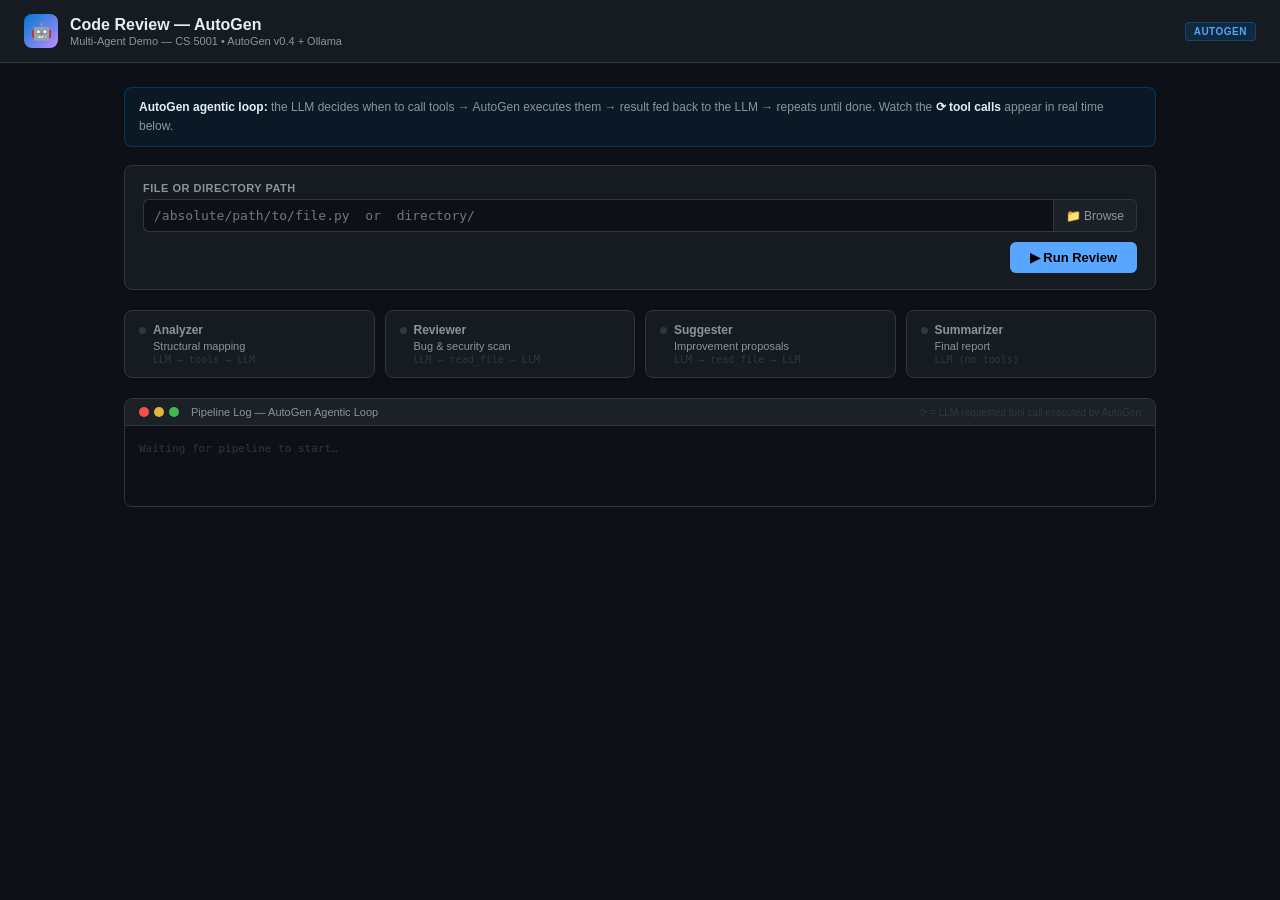
<file: Week_6/demo-1-code-review-autogen/web/static/index.html>
<!DOCTYPE html>
<html lang="en">
<head>
  <meta charset="UTF-8" />
  <meta name="viewport" content="width=device-width, initial-scale=1.0" />
  <title>Code Review — AutoGen</title>
  <style>
    *, *::before, *::after { box-sizing: border-box; margin: 0; padding: 0; }

    :root {
      --bg:        #0d1117;
      --surface:   #161b22;
      --surface2:  #1c2128;
      --border:    #30363d;
      --text:      #e6edf3;
      --muted:     #8b949e;
      --analyzer:  #58a6ff;
      --reviewer:  #bc8cff;
      --suggester: #3fb950;
      --summarizer:#e3b341;
      --error:     #f85149;
      --tool:      #4d97e8;
    }

    body {
      background: var(--bg);
      color: var(--text);
      font-family: -apple-system, BlinkMacSystemFont, "Segoe UI", sans-serif;
      font-size: 14px;
      min-height: 100vh;
    }

    /* ── Header ───────────────────────────────────────────── */
    header {
      background: var(--surface);
      border-bottom: 1px solid var(--border);
      padding: 14px 24px;
      display: flex;
      align-items: center;
      gap: 12px;
    }
    .logo-icon {
      width: 34px; height: 34px;
      background: linear-gradient(135deg, #0078d4, var(--reviewer));
      border-radius: 8px;
      display: flex; align-items: center; justify-content: center;
      font-size: 17px; flex-shrink: 0;
    }
    .logo h1 { font-size: 16px; font-weight: 600; }
    .logo p  { font-size: 11px; color: var(--muted); margin-top: 1px; }
    .autogen-badge {
      margin-left: auto;
      background: color-mix(in srgb, #0078d4 15%, transparent);
      border: 1px solid color-mix(in srgb, #0078d4 40%, transparent);
      color: #4da6ff;
      font-size: 10px; font-weight: 700;
      padding: 3px 8px; border-radius: 4px;
      letter-spacing: 0.5px;
    }

    /* ── Main ─────────────────────────────────────────────── */
    main { max-width: 1080px; margin: 0 auto; padding: 24px; }

    /* ── Diff callout ─────────────────────────────────────── */
    .diff-callout {
      background: color-mix(in srgb, #0078d4 8%, transparent);
      border: 1px solid color-mix(in srgb, #0078d4 30%, transparent);
      border-radius: 8px; padding: 10px 14px;
      font-size: 12px; color: var(--muted);
      margin-bottom: 18px; line-height: 1.6;
    }
    .diff-callout strong { color: var(--text); }

    /* ── Input card ───────────────────────────────────────── */
    .input-card {
      background: var(--surface); border: 1px solid var(--border);
      border-radius: 8px; padding: 16px 18px; margin-bottom: 20px;
    }
    .input-row { display: flex; gap: 8px; align-items: flex-end; }
    .input-group { flex: 1; display: flex; flex-direction: column; gap: 5px; }
    .input-group label {
      font-size: 11px; color: var(--muted); font-weight: 600;
      text-transform: uppercase; letter-spacing: 0.5px;
    }
    .path-wrapper { display: flex; }
    .path-wrapper input {
      flex: 1;
      background: var(--bg); border: 1px solid var(--border);
      border-right: none;
      border-radius: 6px 0 0 6px;
      color: var(--text); font-size: 13px;
      padding: 8px 10px; outline: none;
      font-family: "SF Mono", "Fira Code", monospace;
      transition: border-color 0.15s;
    }
    .path-wrapper input:focus { border-color: var(--analyzer); }
    .browse-btn {
      background: var(--surface2); color: var(--muted);
      border: 1px solid var(--border); border-radius: 0 6px 6px 0;
      padding: 8px 12px; font-size: 12px; cursor: pointer;
      white-space: nowrap; transition: color 0.15s, border-color 0.15s;
    }
    .browse-btn:hover { color: var(--text); border-color: var(--analyzer); }
    .run-row { display: flex; justify-content: flex-end; padding-top: 10px; }
    .run-btn {
      background: var(--analyzer); color: #000;
      border: none; border-radius: 6px;
      padding: 8px 20px; font-size: 13px; font-weight: 600;
      cursor: pointer; transition: opacity 0.15s;
    }
    .run-btn:hover { opacity: 0.85; }
    .run-btn:disabled { opacity: 0.4; cursor: not-allowed; }

    /* ── Pipeline bar ─────────────────────────────────────── */
    .pipeline {
      display: grid; grid-template-columns: repeat(4, 1fr);
      gap: 10px; margin-bottom: 20px;
    }
    .agent-card {
      background: var(--surface); border: 1px solid var(--border);
      border-radius: 8px; padding: 12px 14px;
      transition: border-color 0.3s, box-shadow 0.3s;
    }
    .agent-card[data-agent="Analyzer"]   { --ac: var(--analyzer); }
    .agent-card[data-agent="Reviewer"]   { --ac: var(--reviewer); }
    .agent-card[data-agent="Suggester"]  { --ac: var(--suggester); }
    .agent-card[data-agent="Summarizer"] { --ac: var(--summarizer); }
    .agent-card.running {
      border-color: var(--ac);
      box-shadow: 0 0 10px color-mix(in srgb, var(--ac) 25%, transparent);
    }
    .agent-card.done { border-color: var(--ac); opacity: 0.7; }
    .agent-header { display: flex; align-items: center; gap: 7px; margin-bottom: 3px; }
    .agent-dot {
      width: 7px; height: 7px; border-radius: 50%;
      background: var(--border); transition: background 0.3s; flex-shrink: 0;
    }
    .agent-card.running .agent-dot { background: var(--ac); animation: pulse 1s infinite; }
    .agent-card.done    .agent-dot { background: var(--ac); }
    @keyframes pulse { 0%,100% { opacity:1; } 50% { opacity:0.35; } }
    .agent-name { font-weight: 600; font-size: 12px; color: var(--muted); }
    .agent-card.running .agent-name,
    .agent-card.done    .agent-name { color: var(--ac); }
    .agent-sub  { font-size: 11px; color: var(--muted); margin-left: 14px; }
    .agent-loop { font-size: 10px; color: var(--border); margin-left: 14px; margin-top: 2px; font-family: monospace; }
    .agent-card.running .agent-loop { color: var(--ac); opacity: 0.6; }

    /* ── Error ────────────────────────────────────────────── */
    #error-msg {
      display: none;
      background: color-mix(in srgb, var(--error) 12%, transparent);
      border: 1px solid var(--error); border-radius: 8px;
      padding: 12px 16px; color: var(--error); margin-bottom: 16px; font-size: 13px;
    }

    /* ── Log terminal ─────────────────────────────────────── */
    .log-section {
      background: var(--surface); border: 1px solid var(--border);
      border-radius: 8px; overflow: hidden; margin-bottom: 20px;
    }
    .log-titlebar {
      background: var(--surface2); border-bottom: 1px solid var(--border);
      padding: 7px 14px; display: flex; align-items: center; gap: 8px;
    }
    .log-dots { display: flex; gap: 5px; }
    .log-dots span { width: 10px; height: 10px; border-radius: 50%; }
    .log-dots span:nth-child(1) { background: #f85149; }
    .log-dots span:nth-child(2) { background: #e3b341; }
    .log-dots span:nth-child(3) { background: #3fb950; }
    .log-title { font-size: 11px; color: var(--muted); margin-left: 4px; }
    .log-note  { font-size: 10px; color: var(--border); margin-left: auto; }
    #log {
      font-family: "SF Mono", "Fira Code", "Consolas", monospace;
      font-size: 12px; line-height: 1.7;
      padding: 12px 14px;
      max-height: 380px; min-height: 80px;
      overflow-y: auto; background: var(--bg);
    }
    .log-line { display: flex; gap: 0; margin-bottom: 1px; }
    .log-ts   { color: var(--border); min-width: 52px; flex-shrink: 0; font-size: 10px; padding-top: 1px; }
    .log-badge {
      font-size: 10px; font-weight: 700; padding: 1px 5px;
      border-radius: 3px; margin-right: 7px; flex-shrink: 0;
      align-self: flex-start; margin-top: 1px;
    }
    .log-msg { color: var(--muted); flex: 1; }

    .log-line[data-agent="Analyzer"]    .log-badge { background: color-mix(in srgb,var(--analyzer)   20%,transparent); color:var(--analyzer); }
    .log-line[data-agent="Reviewer"]    .log-badge { background: color-mix(in srgb,var(--reviewer)   20%,transparent); color:var(--reviewer); }
    .log-line[data-agent="Suggester"]   .log-badge { background: color-mix(in srgb,var(--suggester)  20%,transparent); color:var(--suggester); }
    .log-line[data-agent="Summarizer"]  .log-badge { background: color-mix(in srgb,var(--summarizer) 20%,transparent); color:var(--summarizer); }
    .log-line[data-agent="Orchestrator"].log-badge { background: color-mix(in srgb,#fff 10%,transparent); color:var(--muted); }

    .log-line.is-tool .log-msg { color: var(--border); font-style: italic; }
    .log-line.is-tool .log-badge { opacity: 0.5; }
    .log-line.is-tool .log-msg::before { content: "⟳ "; color: var(--tool); }

    .log-separator { border: none; border-top: 1px solid var(--border); margin: 6px 0; opacity: 0.5; }

    /* ── Report ───────────────────────────────────────────── */
    #report { display: none; }
    .report-header {
      display: flex; align-items: center; gap: 18px;
      background: var(--surface); border: 1px solid var(--border);
      border-radius: 8px; padding: 18px; margin-bottom: 14px;
    }
    .score-badge {
      width: 74px; height: 74px; border-radius: 50%;
      display: flex; align-items: center; justify-content: center;
      font-size: 24px; font-weight: 700; flex-shrink: 0; border: 3px solid;
    }
    .score-badge.excellent { border-color: var(--suggester); color: var(--suggester); }
    .score-badge.good      { border-color: var(--analyzer);  color: var(--analyzer); }
    .score-badge.average   { border-color: var(--summarizer);color: var(--summarizer); }
    .score-badge.poor      { border-color: var(--error);     color: var(--error); }
    .report-meta h2 { font-size: 15px; margin-bottom: 5px; }
    .report-meta p  { font-size: 13px; color: var(--muted); line-height: 1.5; }

    .report-grid { display: grid; grid-template-columns: 1fr 1fr; gap: 10px; margin-bottom: 12px; }
    .report-section {
      background: var(--surface); border: 1px solid var(--border);
      border-radius: 8px; padding: 14px;
    }
    .sec-title {
      font-size: 11px; font-weight: 700; text-transform: uppercase;
      letter-spacing: 0.5px; margin-bottom: 9px;
    }
    .sec-title.critical    { color: var(--error); }
    .sec-title.improvement { color: var(--suggester); }
    .bullet-list { list-style: none; }
    .bullet-list li {
      display: flex; gap: 7px; font-size: 12px;
      color: var(--muted); margin-bottom: 5px; line-height: 1.4;
    }
    .bullet-list li::before { content: "•"; flex-shrink: 0; }
    .bullet-list.critical    li::before { color: var(--error); }
    .bullet-list.improvement li::before { color: var(--suggester); }

    .issues-table { width: 100%; border-collapse: collapse; font-size: 12px; }
    .issues-table th {
      text-align: left; color: var(--muted); font-weight: 600;
      padding: 5px 8px; border-bottom: 1px solid var(--border);
    }
    .issues-table td {
      padding: 5px 8px;
      border-bottom: 1px solid color-mix(in srgb,var(--border) 40%,transparent);
      vertical-align: top;
    }
    .sev { font-weight: 700; font-size: 10px; padding: 2px 5px; border-radius: 3px; }
    .sev.critical { background: color-mix(in srgb,var(--error)      20%,transparent); color:var(--error); }
    .sev.high     { background: color-mix(in srgb,#ff7b72           20%,transparent); color:#ff7b72; }
    .sev.medium   { background: color-mix(in srgb,var(--summarizer)  20%,transparent); color:var(--summarizer); }
    .sev.low      { background: color-mix(in srgb,var(--muted)       20%,transparent); color:var(--muted); }

    .imp-item { margin-bottom: 12px; }
    .imp-title { font-weight: 600; font-size: 12px; color: var(--suggester); margin-bottom: 3px; }
    .imp-rat   { font-size: 11px; color: var(--muted); margin-bottom: 5px; }
    .imp-snippets { display: grid; grid-template-columns: 1fr 1fr; gap: 6px; }
    .snippet {
      background: var(--bg); border-radius: 4px; padding: 7px;
      font-family: monospace; font-size: 11px;
      white-space: pre-wrap; overflow-x: auto;
    }
    .snippet.before { border-left: 2px solid var(--error);     color: #ff7b72; }
    .snippet.after  { border-left: 2px solid var(--suggester); color: var(--suggester); }
    .snippet-lbl    { font-size: 10px; color: var(--muted); margin-bottom: 3px; }

    .struct-bar {
      background: var(--surface); border: 1px solid var(--border);
      border-radius: 8px; padding: 12px 16px;
      display: flex; gap: 20px; align-items: center;
    }
    .stat { text-align: center; }
    .stat-v { font-size: 20px; font-weight: 700; color: var(--analyzer); }
    .stat-l { font-size: 10px; color: var(--muted); margin-top: 2px; }
    .struct-sum { flex: 1; font-size: 12px; color: var(--muted); line-height: 1.5; }

    /* ── File browser modal ───────────────────────────────── */
    .modal-overlay {
      display: none; position: fixed; inset: 0;
      background: rgba(0,0,0,0.6); z-index: 100;
      align-items: center; justify-content: center;
    }
    .modal-overlay.open { display: flex; }
    .modal {
      background: var(--surface); border: 1px solid var(--border);
      border-radius: 10px; width: 560px; max-height: 80vh;
      display: flex; flex-direction: column; overflow: hidden;
    }
    .modal-header {
      background: var(--surface2); border-bottom: 1px solid var(--border);
      padding: 12px 16px; display: flex; align-items: center; gap: 10px;
    }
    .modal-header h3 { font-size: 14px; font-weight: 600; flex: 1; }
    .modal-close { background: none; border: none; color: var(--muted); font-size: 18px; cursor: pointer; }
    .modal-close:hover { color: var(--text); }
    .modal-path-bar {
      padding: 8px 14px; border-bottom: 1px solid var(--border);
      font-family: monospace; font-size: 12px; color: var(--muted);
      background: var(--bg); display: flex; align-items: center; gap: 8px;
    }
    .modal-path-bar span { flex: 1; overflow: hidden; text-overflow: ellipsis; white-space: nowrap; }
    .up-btn {
      background: var(--surface2); border: 1px solid var(--border);
      color: var(--muted); border-radius: 4px; padding: 3px 8px;
      font-size: 11px; cursor: pointer; flex-shrink: 0;
    }
    .up-btn:hover { color: var(--text); }
    .modal-body { overflow-y: auto; flex: 1; }
    .browser-list { list-style: none; }
    .browser-item {
      display: flex; align-items: center; gap: 9px;
      padding: 8px 14px; cursor: pointer;
      border-bottom: 1px solid transparent; transition: background 0.1s;
    }
    .browser-item:hover { background: var(--surface2); }
    .browser-item.selected { background: color-mix(in srgb,var(--analyzer) 15%,transparent); }
    .bi-icon  { width: 16px; font-size: 13px; flex-shrink: 0; text-align: center; }
    .bi-dir   { color: var(--summarizer); }
    .bi-file  { color: var(--analyzer); }
    .bi-name  { font-size: 13px; flex: 1; }
    .bi-dir-name  { color: var(--text); }
    .bi-file-name { color: var(--muted); }
    .browser-item:hover .bi-name { color: var(--text); }
    .modal-footer {
      padding: 10px 14px; border-top: 1px solid var(--border);
      display: flex; align-items: center; gap: 8px; background: var(--surface2);
    }
    .modal-sel-path {
      flex: 1; font-family: monospace; font-size: 11px;
      color: var(--muted); overflow: hidden; text-overflow: ellipsis; white-space: nowrap;
    }
    .select-btn {
      background: var(--analyzer); color: #000; border: none; border-radius: 5px;
      padding: 6px 14px; font-size: 12px; font-weight: 600; cursor: pointer; flex-shrink: 0;
    }
    .select-btn:hover { opacity: 0.85; }
    .empty-msg { padding: 20px 14px; color: var(--muted); font-size: 13px; text-align: center; }
  </style>
</head>
<body>

<header>
  <div class="logo-icon">🤖</div>
  <div class="logo">
    <h1>Code Review — AutoGen</h1>
    <p>Multi-Agent Demo &mdash; CS 5001 &bull; AutoGen v0.4 + Ollama</p>
  </div>
  <span class="autogen-badge">AUTOGEN</span>
</header>

<main>

  <!-- What makes this different -->
  <div class="diff-callout">
    <strong>AutoGen agentic loop:</strong> the LLM decides when to call tools &rarr;
    AutoGen executes them &rarr; result fed back to the LLM &rarr; repeats until done.
    Watch the <strong>⟳ tool calls</strong> appear in real time below.
  </div>

  <!-- Input card -->
  <div class="input-card">
    <div class="input-row">
      <div class="input-group">
        <label>File or Directory Path</label>
        <div class="path-wrapper">
          <input id="path-input" type="text"
                 placeholder="/absolute/path/to/file.py  or  directory/"
                 spellcheck="false" />
          <button class="browse-btn" onclick="openBrowser()">📁 Browse</button>
        </div>
      </div>
    </div>
    <div class="run-row">
      <button class="run-btn" id="run-btn" onclick="startReview()">▶ Run Review</button>
    </div>
  </div>

  <!-- Pipeline cards -->
  <div class="pipeline">
    <div class="agent-card" data-agent="Analyzer" id="card-Analyzer">
      <div class="agent-header"><div class="agent-dot"></div><span class="agent-name">Analyzer</span></div>
      <div class="agent-sub">Structural mapping</div>
      <div class="agent-loop">LLM → tools → LLM</div>
    </div>
    <div class="agent-card" data-agent="Reviewer" id="card-Reviewer">
      <div class="agent-header"><div class="agent-dot"></div><span class="agent-name">Reviewer</span></div>
      <div class="agent-sub">Bug &amp; security scan</div>
      <div class="agent-loop">LLM → read_file → LLM</div>
    </div>
    <div class="agent-card" data-agent="Suggester" id="card-Suggester">
      <div class="agent-header"><div class="agent-dot"></div><span class="agent-name">Suggester</span></div>
      <div class="agent-sub">Improvement proposals</div>
      <div class="agent-loop">LLM → read_file → LLM</div>
    </div>
    <div class="agent-card" data-agent="Summarizer" id="card-Summarizer">
      <div class="agent-header"><div class="agent-dot"></div><span class="agent-name">Summarizer</span></div>
      <div class="agent-sub">Final report</div>
      <div class="agent-loop">LLM (no tools)</div>
    </div>
  </div>

  <!-- Error -->
  <div id="error-msg"></div>

  <!-- Log terminal -->
  <div class="log-section">
    <div class="log-titlebar">
      <div class="log-dots"><span></span><span></span><span></span></div>
      <span class="log-title">Pipeline Log — AutoGen Agentic Loop</span>
      <span class="log-note">⟳ = LLM-requested tool call executed by AutoGen</span>
    </div>
    <div id="log"><span style="color:#30363d;font-size:11px;font-family:monospace;">Waiting for pipeline to start…</span></div>
  </div>

  <!-- Report -->
  <div id="report"></div>

</main>

<!-- File browser modal -->
<div class="modal-overlay" id="browser-overlay" onclick="handleOverlayClick(event)">
  <div class="modal">
    <div class="modal-header">
      <h3>Select File or Folder</h3>
      <button class="modal-close" onclick="closeBrowser()">×</button>
    </div>
    <div class="modal-path-bar">
      <button class="up-btn" onclick="navigateUp()">↑ Up</button>
      <span id="browser-path">/</span>
    </div>
    <div class="modal-body">
      <ul class="browser-list" id="browser-list"></ul>
    </div>
    <div class="modal-footer">
      <div class="modal-sel-path" id="modal-sel-path">No selection</div>
      <button class="select-btn" onclick="confirmSelection()">Select</button>
    </div>
  </div>
</div>

<script>
// ── State ─────────────────────────────────────────────────────
let activeSource = null;
let browserCurrentPath = "";
let browserSelectedPath = "";

const AGENTS = ["Analyzer", "Reviewer", "Suggester", "Summarizer"];

// ── Pipeline cards ────────────────────────────────────────────
function resetCards() {
  AGENTS.forEach(a => document.getElementById("card-" + a).classList.remove("running", "done"));
}
function setAgentRunning(agent) {
  const c = document.getElementById("card-" + agent);
  if (c) { c.classList.remove("done"); c.classList.add("running"); }
}
function setAgentDone(agent) {
  const c = document.getElementById("card-" + agent);
  if (c) { c.classList.remove("running"); c.classList.add("done"); }
}

// ── Log terminal ──────────────────────────────────────────────
let logLastAgent = null;

function clearLog() {
  logLastAgent = null;
  document.getElementById("log").innerHTML =
    '<span style="color:#30363d;font-size:11px;font-family:monospace;">Running pipeline…</span>';
}

function appendLog(agent, message, isTool) {
  const log = document.getElementById("log");
  if (log.querySelector("span:only-child")) log.innerHTML = "";

  if (agent !== logLastAgent && AGENTS.includes(agent)) {
    if (logLastAgent !== null) {
      const sep = document.createElement("hr");
      sep.className = "log-separator";
      log.appendChild(sep);
    }
    logLastAgent = agent;
  }

  const ts = new Date().toTimeString().slice(0, 8);
  const displayMsg = isTool ? message.replace(/^\[tool\]\s*/, "") : message;

  const line = document.createElement("div");
  line.className = "log-line" + (isTool ? " is-tool" : "");
  line.dataset.agent = agent;
  line.innerHTML =
    `<span class="log-ts">${ts}</span>` +
    `<span class="log-badge">${escHtml(agent)}</span>` +
    `<span class="log-msg">${escHtml(displayMsg)}</span>`;

  log.appendChild(line);
  log.scrollTop = log.scrollHeight;
}

// ── Main review flow ──────────────────────────────────────────
async function startReview() {
  const path = document.getElementById("path-input").value.trim();
  if (!path) { alert("Please enter a file or directory path."); return; }

  resetCards();
  clearLog();
  document.getElementById("report").style.display = "none";
  document.getElementById("report").innerHTML = "";
  document.getElementById("error-msg").style.display = "none";
  document.getElementById("run-btn").disabled = true;

  if (activeSource) { activeSource.close(); activeSource = null; }

  let jobId;
  try {
    const res = await fetch("/api/review", {
      method: "POST",
      headers: { "Content-Type": "application/json" },
      body: JSON.stringify({ path }),
    });
    const data = await res.json();
    if (!res.ok) throw new Error(data.detail || "Server error");
    jobId = data.job_id;
  } catch (err) {
    showError("Failed to start review: " + err.message);
    document.getElementById("run-btn").disabled = false;
    return;
  }

  activeSource = new EventSource("/api/stream/" + jobId);
  activeSource.onmessage = function(e) {
    const ev = JSON.parse(e.data);
    if (ev.type === "agent_start") {
      setAgentRunning(ev.agent);
    } else if (ev.type === "log") {
      appendLog(ev.agent, ev.message, ev.is_tool || false);
    } else if (ev.type === "agent_done") {
      setAgentDone(ev.agent);
    } else if (ev.type === "done") {
      AGENTS.forEach(setAgentDone);
      activeSource.close(); activeSource = null;
      document.getElementById("run-btn").disabled = false;
      appendLog("Orchestrator", "Pipeline complete.", false);
      renderReport(ev.report);
    } else if (ev.type === "error") {
      activeSource.close(); activeSource = null;
      document.getElementById("run-btn").disabled = false;
      showError(ev.message);
    }
  };
  activeSource.onerror = function() {
    if (activeSource) { activeSource.close(); activeSource = null; }
    document.getElementById("run-btn").disabled = false;
  };
}

// ── Error ─────────────────────────────────────────────────────
function showError(msg) {
  const el = document.getElementById("error-msg");
  el.textContent = "Error: " + msg;
  el.style.display = "block";
}

// ── Report renderer ───────────────────────────────────────────
function renderReport(r) {
  const score = r.overall_score;
  const cls = score >= 90 ? "excellent" : score >= 75 ? "good" : score >= 50 ? "average" : "poor";

  let issuesHtml = "";
  if (r.review?.issues?.length) {
    const rows = r.review.issues.map(i => `
      <tr>
        <td><span class="sev ${i.severity}">${escHtml(i.severity)}</span></td>
        <td>${escHtml(i.category)}</td>
        <td style="font-family:monospace;font-size:11px">${escHtml(i.location)}</td>
        <td>${escHtml(i.description)}</td>
      </tr>`).join("");
    issuesHtml = `
      <div class="report-section" style="grid-column:1/-1">
        <div class="sec-title critical">Issues (${r.review.issues.length})</div>
        <table class="issues-table">
          <thead><tr><th>Severity</th><th>Category</th><th>Location</th><th>Description</th></tr></thead>
          <tbody>${rows}</tbody>
        </table>
      </div>`;
  }

  let impHtml = "";
  if (r.suggestions?.improvements?.length) {
    const items = r.suggestions.improvements
      .sort((a, b) => a.priority - b.priority)
      .map(i => `
        <div class="imp-item">
          <div class="imp-title">#${i.priority}  ${escHtml(i.title)}</div>
          <div class="imp-rat">${escHtml(i.rationale)}</div>
          ${(i.before || i.after) ? `
          <div class="imp-snippets">
            ${i.before ? `<div><div class="snippet-lbl">Before</div><div class="snippet before">${escHtml(i.before)}</div></div>` : ""}
            ${i.after  ? `<div><div class="snippet-lbl">After</div><div class="snippet after">${escHtml(i.after)}</div></div>` : ""}
          </div>` : ""}
        </div>`).join("");
    const qw = (r.suggestions.quick_wins || []).map(w => `<li>${escHtml(w)}</li>`).join("");
    impHtml = `
      <div class="report-section" style="grid-column:1/-1">
        <div class="sec-title improvement">Suggested Improvements</div>
        ${items}
        ${qw ? `<div style="margin-top:10px"><div class="sec-title" style="color:var(--muted);margin-bottom:6px">Quick Wins</div><ul class="bullet-list improvement">${qw}</ul></div>` : ""}
      </div>`;
  }

  const a = r.analysis || {};
  const structHtml = `
    <div class="struct-bar" style="margin-top:12px">
      <div class="stat"><div class="stat-v">${a.loc_total || 0}</div><div class="stat-l">Lines</div></div>
      <div class="stat"><div class="stat-v">${(a.files_analyzed || []).length}</div><div class="stat-l">Files</div></div>
      <div class="stat"><div class="stat-v">${(a.functions || []).length}</div><div class="stat-l">Functions</div></div>
      <div class="stat"><div class="stat-v">${(a.classes || []).length}</div><div class="stat-l">Classes</div></div>
      <div class="struct-sum">${escHtml(a.summary || "")}</div>
    </div>`;

  const el = document.getElementById("report");
  el.style.display = "block";
  el.innerHTML = `
    <div class="report-header">
      <div class="score-badge ${cls}">${score}</div>
      <div class="report-meta">
        <h2>Review Complete</h2>
        <p>${escHtml(r.executive_summary || "")}</p>
      </div>
    </div>
    <div class="report-grid">
      <div class="report-section">
        <div class="sec-title critical">Critical Findings</div>
        <ul class="bullet-list critical">
          ${(r.critical_findings || []).map(f => `<li>${escHtml(f)}</li>`).join("") || `<li style="color:var(--muted)">None.</li>`}
        </ul>
      </div>
      <div class="report-section">
        <div class="sec-title improvement">Top Improvements</div>
        <ul class="bullet-list improvement">
          ${(r.top_improvements || []).map(f => `<li>${escHtml(f)}</li>`).join("") || `<li style="color:var(--muted)">None suggested.</li>`}
        </ul>
      </div>
      ${issuesHtml}
      ${impHtml}
    </div>
    ${structHtml}`;
  el.scrollIntoView({ behavior: "smooth" });
}

// ── File browser ──────────────────────────────────────────────
async function openBrowser() {
  browserSelectedPath = "";
  document.getElementById("modal-sel-path").textContent = "No selection";
  document.getElementById("browser-overlay").classList.add("open");
  await navigateTo(document.getElementById("path-input").value.trim() || "~");
}

function closeBrowser() {
  document.getElementById("browser-overlay").classList.remove("open");
}

function handleOverlayClick(e) {
  if (e.target === document.getElementById("browser-overlay")) closeBrowser();
}

async function navigateTo(path) {
  try {
    const res = await fetch("/api/browse?path=" + encodeURIComponent(path));
    const data = await res.json();
    if (data.error) { alert(data.error); return; }

    browserCurrentPath = data.path;
    document.getElementById("browser-path").textContent = data.path;

    const list = document.getElementById("browser-list");
    list.innerHTML = "";

    if (!data.entries.length) {
      list.innerHTML = '<div class="empty-msg">No source files in this directory.</div>';
      return;
    }

    const dirs  = data.entries.filter(e => e.type === "dir");
    const files = data.entries.filter(e => e.type === "file");

    for (const entry of [...dirs, ...files]) {
      const li = document.createElement("li");
      li.className = "browser-item";
      const isDir = entry.type === "dir";
      li.innerHTML = `
        <span class="bi-icon ${isDir ? "bi-dir" : "bi-file"}">${isDir ? "📁" : "📄"}</span>
        <span class="bi-name ${isDir ? "bi-dir-name" : "bi-file-name"}">${escHtml(entry.name)}</span>`;

      if (isDir) {
        li.addEventListener("click", () => selectBrowserItem(li, entry.path));
        li.addEventListener("dblclick", e => { e.preventDefault(); navigateTo(entry.path); });
      } else {
        li.addEventListener("click", () => selectBrowserItem(li, entry.path));
        li.addEventListener("dblclick", () => confirmSelection(entry.path));
      }
      list.appendChild(li);
    }

    // "Select this folder" row
    const folderLi = document.createElement("li");
    folderLi.className = "browser-item";
    folderLi.style.borderTop = "1px solid var(--border)";
    folderLi.style.marginTop = "4px";
    folderLi.innerHTML = `<span class="bi-icon">📂</span><span class="bi-name" style="color:var(--analyzer)">Select this folder</span>`;
    folderLi.addEventListener("click", () => confirmSelection(browserCurrentPath));
    list.appendChild(folderLi);

  } catch (err) {
    alert("Browse error: " + err.message);
  }
}

function selectBrowserItem(li, path) {
  document.querySelectorAll(".browser-item.selected").forEach(el => el.classList.remove("selected"));
  li.classList.add("selected");
  browserSelectedPath = path;
  document.getElementById("modal-sel-path").textContent = path;
}

async function navigateUp() {
  const res = await fetch("/api/browse?path=" + encodeURIComponent(browserCurrentPath));
  const data = await res.json();
  if (data.parent) navigateTo(data.parent);
}

function confirmSelection(path) {
  const chosen = path || browserSelectedPath;
  if (!chosen) { alert("Click a file or folder first."); return; }
  document.getElementById("path-input").value = chosen;
  closeBrowser();
}

// ── Utility ───────────────────────────────────────────────────
function escHtml(s) {
  return String(s)
    .replace(/&/g, "&amp;").replace(/</g, "&lt;")
    .replace(/>/g, "&gt;").replace(/"/g, "&quot;");
}

document.getElementById("path-input").addEventListener("keydown", e => {
  if (e.key === "Enter") startReview();
});
</script>
</body>
</html>
</file>
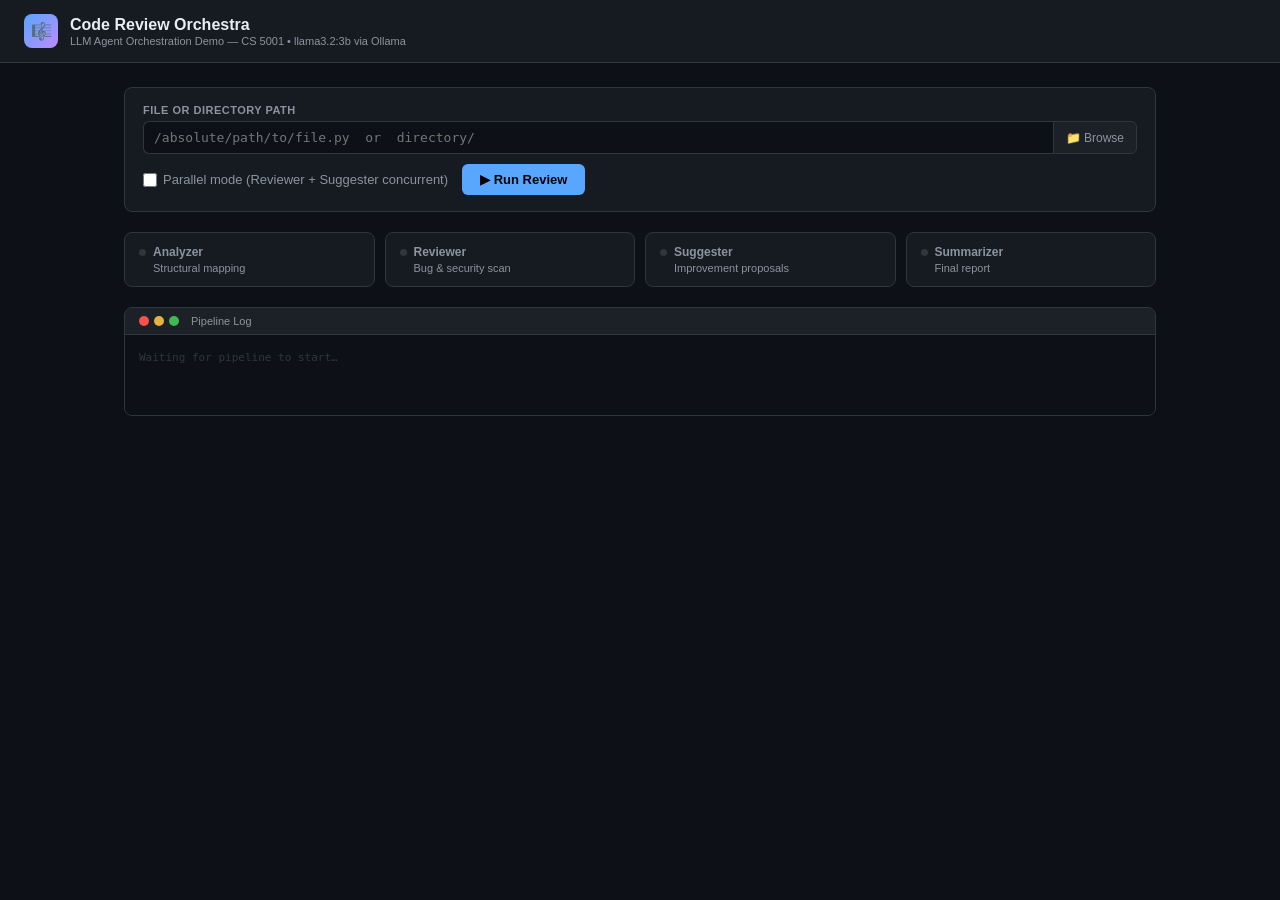
<file: Week_6/demo-2-code-review-orchestra/web/static/index.html>
<!DOCTYPE html>
<html lang="en">
<head>
  <meta charset="UTF-8" />
  <meta name="viewport" content="width=device-width, initial-scale=1.0" />
  <title>Code Review Orchestra</title>
  <style>
    *, *::before, *::after { box-sizing: border-box; margin: 0; padding: 0; }

    :root {
      --bg:        #0d1117;
      --surface:   #161b22;
      --surface2:  #1c2128;
      --border:    #30363d;
      --text:      #e6edf3;
      --muted:     #8b949e;
      --analyzer:  #58a6ff;
      --reviewer:  #bc8cff;
      --suggester: #3fb950;
      --summarizer:#e3b341;
      --error:     #f85149;
      --tool:      #4d97e8;
    }

    body {
      background: var(--bg);
      color: var(--text);
      font-family: -apple-system, BlinkMacSystemFont, "Segoe UI", sans-serif;
      font-size: 14px;
      min-height: 100vh;
    }

    /* ── Header ───────────────────────────────────────────── */
    header {
      background: var(--surface);
      border-bottom: 1px solid var(--border);
      padding: 14px 24px;
      display: flex;
      align-items: center;
      gap: 12px;
    }
    .logo-icon {
      width: 34px; height: 34px;
      background: linear-gradient(135deg, var(--analyzer), var(--reviewer));
      border-radius: 8px;
      display: flex; align-items: center; justify-content: center;
      font-size: 17px; flex-shrink: 0;
    }
    .logo h1 { font-size: 16px; font-weight: 600; }
    .logo p  { font-size: 11px; color: var(--muted); margin-top: 1px; }

    /* ── Main ─────────────────────────────────────────────── */
    main { max-width: 1080px; margin: 0 auto; padding: 24px; }

    /* ── Input card ───────────────────────────────────────── */
    .input-card {
      background: var(--surface);
      border: 1px solid var(--border);
      border-radius: 8px;
      padding: 16px 18px;
      margin-bottom: 20px;
    }
    .input-row { display: flex; gap: 8px; align-items: flex-end; }
    .input-group { flex: 1; display: flex; flex-direction: column; gap: 5px; }
    .input-group label {
      font-size: 11px; color: var(--muted); font-weight: 600;
      text-transform: uppercase; letter-spacing: 0.5px;
    }
    .path-wrapper { display: flex; gap: 0; }
    .path-wrapper input {
      flex: 1;
      background: var(--bg); border: 1px solid var(--border);
      border-right: none;
      border-radius: 6px 0 0 6px;
      color: var(--text); font-size: 13px;
      padding: 8px 10px; outline: none;
      font-family: "SF Mono", "Fira Code", monospace;
      transition: border-color 0.15s;
    }
    .path-wrapper input:focus { border-color: var(--analyzer); }
    .browse-btn {
      background: var(--surface2); color: var(--muted);
      border: 1px solid var(--border); border-radius: 0 6px 6px 0;
      padding: 8px 12px; font-size: 12px; cursor: pointer;
      white-space: nowrap; transition: color 0.15s, border-color 0.15s;
    }
    .browse-btn:hover { color: var(--text); border-color: var(--analyzer); }
    .opts-row { display: flex; align-items: center; gap: 14px; padding-top: 10px; }
    .checkbox-group { display: flex; align-items: center; gap: 6px; }
    .checkbox-group input[type="checkbox"] { accent-color: var(--reviewer); width: 14px; height: 14px; }
    .checkbox-group label { font-size: 13px; color: var(--muted); cursor: pointer; }
    .run-btn {
      background: var(--analyzer); color: #000;
      border: none; border-radius: 6px;
      padding: 8px 18px; font-size: 13px; font-weight: 600;
      cursor: pointer; transition: opacity 0.15s; white-space: nowrap;
    }
    .run-btn:hover { opacity: 0.85; }
    .run-btn:disabled { opacity: 0.4; cursor: not-allowed; }

    /* ── Pipeline bar ─────────────────────────────────────── */
    .pipeline {
      display: grid; grid-template-columns: repeat(4, 1fr);
      gap: 10px; margin-bottom: 20px;
    }
    .agent-card {
      background: var(--surface); border: 1px solid var(--border);
      border-radius: 8px; padding: 12px 14px;
      transition: border-color 0.3s, box-shadow 0.3s;
    }
    .agent-card[data-agent="Analyzer"]  { --ac: var(--analyzer); }
    .agent-card[data-agent="Reviewer"]  { --ac: var(--reviewer); }
    .agent-card[data-agent="Suggester"] { --ac: var(--suggester); }
    .agent-card[data-agent="Summarizer"]{ --ac: var(--summarizer); }
    .agent-card.running {
      border-color: var(--ac);
      box-shadow: 0 0 10px color-mix(in srgb, var(--ac) 25%, transparent);
    }
    .agent-card.done { border-color: var(--ac); opacity: 0.7; }
    .agent-header { display: flex; align-items: center; gap: 7px; margin-bottom: 3px; }
    .agent-dot {
      width: 7px; height: 7px; border-radius: 50%;
      background: var(--border); transition: background 0.3s; flex-shrink: 0;
    }
    .agent-card.running .agent-dot { background: var(--ac); animation: pulse 1s infinite; }
    .agent-card.done    .agent-dot { background: var(--ac); }
    @keyframes pulse { 0%,100% { opacity:1; } 50% { opacity:0.35; } }
    .agent-name { font-weight: 600; font-size: 12px; color: var(--muted); }
    .agent-card.running .agent-name,
    .agent-card.done    .agent-name { color: var(--ac); }
    .agent-sub { font-size: 11px; color: var(--muted); margin-left: 14px; }

    /* ── Error ────────────────────────────────────────────── */
    #error-msg {
      display: none;
      background: color-mix(in srgb, var(--error) 12%, transparent);
      border: 1px solid var(--error); border-radius: 8px;
      padding: 12px 16px; color: var(--error); margin-bottom: 16px;
      font-size: 13px;
    }

    /* ── Log terminal ─────────────────────────────────────── */
    .log-section {
      background: var(--surface); border: 1px solid var(--border);
      border-radius: 8px; overflow: hidden; margin-bottom: 20px;
    }
    .log-titlebar {
      background: var(--surface2); border-bottom: 1px solid var(--border);
      padding: 7px 14px; display: flex; align-items: center; gap: 8px;
    }
    .log-dots { display: flex; gap: 5px; }
    .log-dots span {
      width: 10px; height: 10px; border-radius: 50%;
      background: var(--border);
    }
    .log-dots span:nth-child(1) { background: #f85149; }
    .log-dots span:nth-child(2) { background: #e3b341; }
    .log-dots span:nth-child(3) { background: #3fb950; }
    .log-title { font-size: 11px; color: var(--muted); margin-left: 4px; }
    #log {
      font-family: "SF Mono", "Fira Code", "Consolas", monospace;
      font-size: 12px; line-height: 1.7;
      padding: 12px 14px;
      max-height: 340px; min-height: 80px;
      overflow-y: auto; background: var(--bg);
    }

    /* log line types */
    .log-line { display: flex; gap: 0; margin-bottom: 1px; }
    .log-ts    { color: var(--border); min-width: 52px; flex-shrink: 0; font-size: 10px; padding-top: 1px; }
    .log-badge {
      font-size: 10px; font-weight: 700; padding: 1px 5px;
      border-radius: 3px; margin-right: 7px; flex-shrink: 0;
      align-self: flex-start; margin-top: 1px;
    }
    .log-msg { color: var(--muted); flex: 1; }

    .log-line[data-agent="Analyzer"]   .log-badge { background: color-mix(in srgb,var(--analyzer)  20%,transparent); color:var(--analyzer); }
    .log-line[data-agent="Reviewer"]   .log-badge { background: color-mix(in srgb,var(--reviewer)  20%,transparent); color:var(--reviewer); }
    .log-line[data-agent="Suggester"]  .log-badge { background: color-mix(in srgb,var(--suggester) 20%,transparent); color:var(--suggester); }
    .log-line[data-agent="Summarizer"] .log-badge { background: color-mix(in srgb,var(--summarizer)20%,transparent); color:var(--summarizer); }
    .log-line[data-agent="Orchestrator"] .log-badge { background: color-mix(in srgb,#fff 10%,transparent); color:var(--muted); }

    .log-line.is-tool .log-msg { color: var(--border); font-style: italic; }
    .log-line.is-tool .log-badge { opacity: 0.5; }
    .log-line.is-tool .log-msg::before { content: "⟳ "; color: var(--tool); }

    .log-separator {
      border: none; border-top: 1px solid var(--border);
      margin: 6px 0; opacity: 0.5;
    }

    /* ── Report ───────────────────────────────────────────── */
    #report { display: none; }
    .report-header {
      display: flex; align-items: center; gap: 18px;
      background: var(--surface); border: 1px solid var(--border);
      border-radius: 8px; padding: 18px; margin-bottom: 14px;
    }
    .score-badge {
      width: 74px; height: 74px; border-radius: 50%;
      display: flex; align-items: center; justify-content: center;
      font-size: 24px; font-weight: 700; flex-shrink: 0; border: 3px solid;
    }
    .score-badge.excellent { border-color: var(--suggester); color: var(--suggester); }
    .score-badge.good      { border-color: var(--analyzer);  color: var(--analyzer); }
    .score-badge.average   { border-color: var(--summarizer);color: var(--summarizer); }
    .score-badge.poor      { border-color: var(--error);     color: var(--error); }
    .report-meta h2 { font-size: 15px; margin-bottom: 5px; }
    .report-meta p  { font-size: 13px; color: var(--muted); line-height: 1.5; }
    .report-grid { display: grid; grid-template-columns: 1fr 1fr; gap: 10px; margin-bottom: 12px; }
    .report-section {
      background: var(--surface); border: 1px solid var(--border);
      border-radius: 8px; padding: 14px;
    }
    .sec-title {
      font-size: 11px; font-weight: 700; text-transform: uppercase;
      letter-spacing: 0.5px; margin-bottom: 9px;
    }
    .sec-title.critical    { color: var(--error); }
    .sec-title.improvement { color: var(--suggester); }
    .bullet-list { list-style: none; }
    .bullet-list li {
      display: flex; gap: 7px; font-size: 12px;
      color: var(--muted); margin-bottom: 5px; line-height: 1.4;
    }
    .bullet-list li::before { content: "•"; flex-shrink: 0; }
    .bullet-list.critical    li::before { color: var(--error); }
    .bullet-list.improvement li::before { color: var(--suggester); }
    .issues-table { width: 100%; border-collapse: collapse; font-size: 12px; }
    .issues-table th {
      text-align: left; color: var(--muted); font-weight: 600;
      padding: 5px 8px; border-bottom: 1px solid var(--border);
    }
    .issues-table td {
      padding: 5px 8px;
      border-bottom: 1px solid color-mix(in srgb,var(--border) 40%,transparent);
      vertical-align: top;
    }
    .sev { font-weight: 700; font-size: 10px; padding: 2px 5px; border-radius: 3px; }
    .sev.critical { background: color-mix(in srgb,var(--error)     20%,transparent); color:var(--error); }
    .sev.high     { background: color-mix(in srgb,#ff7b72          20%,transparent); color:#ff7b72; }
    .sev.medium   { background: color-mix(in srgb,var(--summarizer) 20%,transparent); color:var(--summarizer); }
    .sev.low      { background: color-mix(in srgb,var(--muted)      20%,transparent); color:var(--muted); }
    .imp-item { margin-bottom: 12px; }
    .imp-title { font-weight: 600; font-size: 12px; color: var(--suggester); margin-bottom: 3px; }
    .imp-rat   { font-size: 11px; color: var(--muted); margin-bottom: 5px; }
    .imp-snippets { display: grid; grid-template-columns: 1fr 1fr; gap: 6px; }
    .snippet {
      background: var(--bg); border-radius: 4px; padding: 7px;
      font-family: monospace; font-size: 11px;
      white-space: pre-wrap; overflow-x: auto;
    }
    .snippet.before { border-left: 2px solid var(--error);     color: #ff7b72; }
    .snippet.after  { border-left: 2px solid var(--suggester); color: var(--suggester); }
    .snippet-lbl    { font-size: 10px; color: var(--muted); margin-bottom: 3px; }
    .struct-bar {
      background: var(--surface); border: 1px solid var(--border);
      border-radius: 8px; padding: 12px 16px;
      display: flex; gap: 20px; align-items: center;
    }
    .stat { text-align: center; }
    .stat-v { font-size: 20px; font-weight: 700; color: var(--analyzer); }
    .stat-l { font-size: 10px; color: var(--muted); margin-top: 2px; }
    .struct-sum { flex: 1; font-size: 12px; color: var(--muted); line-height: 1.5; }

    /* ── File browser modal ───────────────────────────────── */
    .modal-overlay {
      display: none; position: fixed; inset: 0;
      background: rgba(0,0,0,0.6); z-index: 100;
      align-items: center; justify-content: center;
    }
    .modal-overlay.open { display: flex; }
    .modal {
      background: var(--surface); border: 1px solid var(--border);
      border-radius: 10px; width: 560px; max-height: 80vh;
      display: flex; flex-direction: column; overflow: hidden;
    }
    .modal-header {
      background: var(--surface2); border-bottom: 1px solid var(--border);
      padding: 12px 16px; display: flex; align-items: center; gap: 10px;
    }
    .modal-header h3 { font-size: 14px; font-weight: 600; flex: 1; }
    .modal-close {
      background: none; border: none; color: var(--muted);
      font-size: 18px; cursor: pointer; padding: 0 4px; line-height: 1;
    }
    .modal-close:hover { color: var(--text); }
    .modal-path-bar {
      padding: 8px 14px; border-bottom: 1px solid var(--border);
      font-family: monospace; font-size: 12px; color: var(--muted);
      background: var(--bg); display: flex; align-items: center; gap: 8px;
    }
    .modal-path-bar span { flex: 1; overflow: hidden; text-overflow: ellipsis; white-space: nowrap; }
    .up-btn {
      background: var(--surface2); border: 1px solid var(--border);
      color: var(--muted); border-radius: 4px; padding: 3px 8px;
      font-size: 11px; cursor: pointer; flex-shrink: 0;
    }
    .up-btn:hover { color: var(--text); }
    .modal-body { overflow-y: auto; flex: 1; }
    .browser-list { list-style: none; }
    .browser-item {
      display: flex; align-items: center; gap: 9px;
      padding: 8px 14px; cursor: pointer; border-bottom: 1px solid transparent;
      transition: background 0.1s;
    }
    .browser-item:hover { background: var(--surface2); }
    .browser-item.selected { background: color-mix(in srgb,var(--analyzer) 15%,transparent); }
    .bi-icon { width: 16px; font-size: 13px; flex-shrink: 0; text-align: center; }
    .bi-dir  { color: var(--summarizer); }
    .bi-file { color: var(--analyzer); }
    .bi-name { font-size: 13px; flex: 1; }
    .bi-dir-name { color: var(--text); }
    .bi-file-name { color: var(--muted); }
    .browser-item:hover .bi-name { color: var(--text); }
    .modal-footer {
      padding: 10px 14px; border-top: 1px solid var(--border);
      display: flex; align-items: center; gap: 8px;
      background: var(--surface2);
    }
    .modal-sel-path {
      flex: 1; font-family: monospace; font-size: 11px;
      color: var(--muted); overflow: hidden; text-overflow: ellipsis; white-space: nowrap;
    }
    .select-btn {
      background: var(--analyzer); color: #000;
      border: none; border-radius: 5px;
      padding: 6px 14px; font-size: 12px; font-weight: 600;
      cursor: pointer; flex-shrink: 0;
    }
    .select-btn:hover { opacity: 0.85; }
    .empty-msg { padding: 20px 14px; color: var(--muted); font-size: 13px; text-align: center; }
  </style>
</head>
<body>

<header>
  <div class="logo-icon">🎼</div>
  <div class="logo">
    <h1>Code Review Orchestra</h1>
    <p>LLM Agent Orchestration Demo &mdash; CS 5001 &bull; llama3.2:3b via Ollama</p>
  </div>
</header>

<main>

  <!-- Input card -->
  <div class="input-card">
    <div class="input-row">
      <div class="input-group">
        <label>File or Directory Path</label>
        <div class="path-wrapper">
          <input id="path-input" type="text"
                 placeholder="/absolute/path/to/file.py  or  directory/"
                 spellcheck="false" />
          <button class="browse-btn" onclick="openBrowser()">📁 Browse</button>
        </div>
      </div>
    </div>
    <div class="opts-row">
      <div class="checkbox-group">
        <input type="checkbox" id="parallel-cb" />
        <label for="parallel-cb">Parallel mode (Reviewer + Suggester concurrent)</label>
      </div>
      <button class="run-btn" id="run-btn" onclick="startReview()">▶ Run Review</button>
    </div>
  </div>

  <!-- Pipeline cards -->
  <div class="pipeline">
    <div class="agent-card" data-agent="Analyzer"  id="card-Analyzer">
      <div class="agent-header"><div class="agent-dot"></div><span class="agent-name">Analyzer</span></div>
      <div class="agent-sub">Structural mapping</div>
    </div>
    <div class="agent-card" data-agent="Reviewer"  id="card-Reviewer">
      <div class="agent-header"><div class="agent-dot"></div><span class="agent-name">Reviewer</span></div>
      <div class="agent-sub">Bug &amp; security scan</div>
    </div>
    <div class="agent-card" data-agent="Suggester" id="card-Suggester">
      <div class="agent-header"><div class="agent-dot"></div><span class="agent-name">Suggester</span></div>
      <div class="agent-sub">Improvement proposals</div>
    </div>
    <div class="agent-card" data-agent="Summarizer" id="card-Summarizer">
      <div class="agent-header"><div class="agent-dot"></div><span class="agent-name">Summarizer</span></div>
      <div class="agent-sub">Final report</div>
    </div>
  </div>

  <!-- Error -->
  <div id="error-msg"></div>

  <!-- Log terminal -->
  <div class="log-section">
    <div class="log-titlebar">
      <div class="log-dots"><span></span><span></span><span></span></div>
      <span class="log-title">Pipeline Log</span>
    </div>
    <div id="log"><span style="color:#30363d;font-size:11px;font-family:monospace;">Waiting for pipeline to start…</span></div>
  </div>

  <!-- Report -->
  <div id="report"></div>

</main>

<!-- File browser modal -->
<div class="modal-overlay" id="browser-overlay" onclick="handleOverlayClick(event)">
  <div class="modal">
    <div class="modal-header">
      <h3>Select File or Folder</h3>
      <button class="modal-close" onclick="closeBrowser()">×</button>
    </div>
    <div class="modal-path-bar">
      <button class="up-btn" onclick="navigateUp()">↑ Up</button>
      <span id="browser-path">/</span>
    </div>
    <div class="modal-body">
      <ul class="browser-list" id="browser-list"></ul>
    </div>
    <div class="modal-footer">
      <div class="modal-sel-path" id="modal-sel-path">No selection</div>
      <button class="select-btn" onclick="confirmSelection()">Select</button>
    </div>
  </div>
</div>

<script>
// ── State ────────────────────────────────────────────────────
let activeSource = null;
let browserCurrentPath = "";
let browserSelectedPath = "";

// ── Pipeline cards ────────────────────────────────────────────
const AGENTS = ["Analyzer", "Reviewer", "Suggester", "Summarizer"];

function resetCards() {
  AGENTS.forEach(a => {
    document.getElementById("card-" + a).classList.remove("running", "done");
  });
}
function setAgentRunning(agent) {
  const card = document.getElementById("card-" + agent);
  if (card) { card.classList.remove("done"); card.classList.add("running"); }
}
function setAgentDone(agent) {
  const card = document.getElementById("card-" + agent);
  if (card) { card.classList.remove("running"); card.classList.add("done"); }
}

// ── Log terminal ──────────────────────────────────────────────
let logLastAgent = null;

function clearLog() {
  logLastAgent = null;
  document.getElementById("log").innerHTML =
    '<span style="color:#30363d;font-size:11px;font-family:monospace;">Running pipeline…</span>';
}

function appendLog(agent, message, isTool) {
  const log = document.getElementById("log");
  // Clear placeholder on first real line
  if (log.querySelector("span:only-child")) log.innerHTML = "";

  // Insert a separator when the active agent changes
  if (agent !== logLastAgent && AGENTS.includes(agent)) {
    if (logLastAgent !== null) {
      const sep = document.createElement("hr");
      sep.className = "log-separator";
      log.appendChild(sep);
    }
    logLastAgent = agent;
  }

  const now = new Date();
  const ts = now.toTimeString().slice(0,8);

  const line = document.createElement("div");
  line.className = "log-line" + (isTool ? " is-tool" : "");
  line.dataset.agent = agent;

  // For tool calls, strip the "[tool]" prefix — CSS adds ⟳
  const displayMsg = isTool ? message.replace(/^\[tool\]\s*/, "") : message;

  line.innerHTML =
    `<span class="log-ts">${ts}</span>` +
    `<span class="log-badge">${escHtml(agent)}</span>` +
    `<span class="log-msg">${escHtml(displayMsg)}</span>`;

  log.appendChild(line);
  log.scrollTop = log.scrollHeight;
}

// ── Main review flow ──────────────────────────────────────────
async function startReview() {
  const path = document.getElementById("path-input").value.trim();
  if (!path) { alert("Please enter a file or directory path."); return; }

  resetCards();
  clearLog();
  document.getElementById("report").style.display = "none";
  document.getElementById("report").innerHTML = "";
  document.getElementById("error-msg").style.display = "none";
  document.getElementById("run-btn").disabled = true;

  if (activeSource) { activeSource.close(); activeSource = null; }

  const parallel = document.getElementById("parallel-cb").checked;

  let jobId;
  try {
    const res = await fetch("/api/review", {
      method: "POST",
      headers: { "Content-Type": "application/json" },
      body: JSON.stringify({ path, parallel }),
    });
    const data = await res.json();
    if (!res.ok) throw new Error(data.detail || "Server error");
    jobId = data.job_id;
  } catch (err) {
    showError("Failed to start review: " + err.message);
    document.getElementById("run-btn").disabled = false;
    return;
  }

  activeSource = new EventSource("/api/stream/" + jobId);
  activeSource.onmessage = function(e) {
    const ev = JSON.parse(e.data);

    if (ev.type === "agent_start") {
      setAgentRunning(ev.agent);

    } else if (ev.type === "log") {
      appendLog(ev.agent, ev.message, ev.is_tool || false);

    } else if (ev.type === "agent_done") {
      setAgentDone(ev.agent);

    } else if (ev.type === "done") {
      AGENTS.forEach(setAgentDone);
      activeSource.close(); activeSource = null;
      document.getElementById("run-btn").disabled = false;
      appendLog("Orchestrator", "Pipeline complete.", false);
      renderReport(ev.report);

    } else if (ev.type === "error") {
      activeSource.close(); activeSource = null;
      document.getElementById("run-btn").disabled = false;
      showError(ev.message);
    }
  };
  activeSource.onerror = function() {
    if (activeSource) { activeSource.close(); activeSource = null; }
    document.getElementById("run-btn").disabled = false;
  };
}

// ── Error ─────────────────────────────────────────────────────
function showError(msg) {
  const el = document.getElementById("error-msg");
  el.textContent = "Error: " + msg;
  el.style.display = "block";
}

// ── Report renderer ───────────────────────────────────────────
function renderReport(r) {
  const score = r.overall_score;
  const cls = score >= 90 ? "excellent" : score >= 75 ? "good" : score >= 50 ? "average" : "poor";

  let issuesHtml = "";
  if (r.review?.issues?.length) {
    const rows = r.review.issues.map(i => `
      <tr>
        <td><span class="sev ${i.severity}">${escHtml(i.severity)}</span></td>
        <td>${escHtml(i.category)}</td>
        <td style="font-family:monospace;font-size:11px">${escHtml(i.location)}</td>
        <td>${escHtml(i.description)}</td>
      </tr>`).join("");
    issuesHtml = `
      <div class="report-section" style="grid-column:1/-1">
        <div class="sec-title critical">Issues (${r.review.issues.length})</div>
        <table class="issues-table">
          <thead><tr><th>Severity</th><th>Category</th><th>Location</th><th>Description</th></tr></thead>
          <tbody>${rows}</tbody>
        </table>
      </div>`;
  }

  let impHtml = "";
  if (r.suggestions?.improvements?.length) {
    const items = r.suggestions.improvements
      .sort((a,b) => a.priority - b.priority)
      .map(i => `
        <div class="imp-item">
          <div class="imp-title">#${i.priority}  ${escHtml(i.title)}</div>
          <div class="imp-rat">${escHtml(i.rationale)}</div>
          ${(i.before || i.after) ? `
          <div class="imp-snippets">
            ${i.before ? `<div><div class="snippet-lbl">Before</div><div class="snippet before">${escHtml(i.before)}</div></div>` : ""}
            ${i.after  ? `<div><div class="snippet-lbl">After</div><div class="snippet after">${escHtml(i.after)}</div></div>` : ""}
          </div>` : ""}
        </div>`).join("");
    const qw = (r.suggestions.quick_wins||[]).map(w=>`<li>${escHtml(w)}</li>`).join("");
    impHtml = `
      <div class="report-section" style="grid-column:1/-1">
        <div class="sec-title improvement">Suggested Improvements</div>
        ${items}
        ${qw ? `<div style="margin-top:10px"><div class="sec-title" style="color:var(--muted);margin-bottom:6px">Quick Wins</div><ul class="bullet-list improvement">${qw}</ul></div>` : ""}
      </div>`;
  }

  const a = r.analysis || {};
  const structHtml = `
    <div class="struct-bar" style="margin-top:12px">
      <div class="stat"><div class="stat-v">${a.loc_total||0}</div><div class="stat-l">Lines</div></div>
      <div class="stat"><div class="stat-v">${(a.files_analyzed||[]).length}</div><div class="stat-l">Files</div></div>
      <div class="stat"><div class="stat-v">${(a.functions||[]).length}</div><div class="stat-l">Functions</div></div>
      <div class="stat"><div class="stat-v">${(a.classes||[]).length}</div><div class="stat-l">Classes</div></div>
      <div class="struct-sum">${escHtml(a.summary||"")}</div>
    </div>`;

  const el = document.getElementById("report");
  el.style.display = "block";
  el.innerHTML = `
    <div class="report-header">
      <div class="score-badge ${cls}">${score}</div>
      <div class="report-meta">
        <h2>Review Complete</h2>
        <p>${escHtml(r.executive_summary||"")}</p>
      </div>
    </div>
    <div class="report-grid">
      <div class="report-section">
        <div class="sec-title critical">Critical Findings</div>
        <ul class="bullet-list critical">
          ${(r.critical_findings||[]).map(f=>`<li>${escHtml(f)}</li>`).join("")||`<li style="color:var(--muted)">None.</li>`}
        </ul>
      </div>
      <div class="report-section">
        <div class="sec-title improvement">Top Improvements</div>
        <ul class="bullet-list improvement">
          ${(r.top_improvements||[]).map(f=>`<li>${escHtml(f)}</li>`).join("")||`<li style="color:var(--muted)">None suggested.</li>`}
        </ul>
      </div>
      ${issuesHtml}
      ${impHtml}
    </div>
    ${structHtml}`;
  el.scrollIntoView({ behavior: "smooth" });
}

// ── File browser ──────────────────────────────────────────────
async function openBrowser() {
  const current = document.getElementById("path-input").value.trim() || "~";
  browserSelectedPath = "";
  document.getElementById("modal-sel-path").textContent = "No selection";
  document.getElementById("browser-overlay").classList.add("open");
  await navigateTo(current);
}

function closeBrowser() {
  document.getElementById("browser-overlay").classList.remove("open");
}

function handleOverlayClick(e) {
  if (e.target === document.getElementById("browser-overlay")) closeBrowser();
}

async function navigateTo(path) {
  try {
    const res = await fetch("/api/browse?path=" + encodeURIComponent(path));
    const data = await res.json();
    if (data.error) { alert(data.error); return; }

    browserCurrentPath = data.path;
    document.getElementById("browser-path").textContent = data.path;

    const list = document.getElementById("browser-list");
    list.innerHTML = "";

    if (!data.entries.length) {
      list.innerHTML = '<div class="empty-msg">No source files found in this directory.</div>';
      return;
    }

    // Dirs first, then files
    const dirs  = data.entries.filter(e => e.type === "dir");
    const files = data.entries.filter(e => e.type === "file");

    for (const entry of [...dirs, ...files]) {
      const li = document.createElement("li");
      li.className = "browser-item";
      const isDir = entry.type === "dir";
      li.innerHTML = `
        <span class="bi-icon ${isDir ? "bi-dir" : "bi-file"}">${isDir ? "📁" : "📄"}</span>
        <span class="bi-name ${isDir ? "bi-dir-name" : "bi-file-name"}">${escHtml(entry.name)}</span>`;

      if (isDir) {
        li.addEventListener("click", () => {
          // Single click: select dir; double-click: navigate into it
          selectBrowserItem(li, entry.path);
        });
        li.addEventListener("dblclick", (e) => {
          e.preventDefault();
          navigateTo(entry.path);
        });
      } else {
        li.addEventListener("click", () => selectBrowserItem(li, entry.path));
        li.addEventListener("dblclick", () => confirmSelection(entry.path));
      }
      list.appendChild(li);
    }

    // Add "Select this folder" row at bottom
    const folderLi = document.createElement("li");
    folderLi.className = "browser-item";
    folderLi.style.borderTop = "1px solid var(--border)";
    folderLi.style.marginTop = "4px";
    folderLi.innerHTML = `<span class="bi-icon">📂</span><span class="bi-name" style="color:var(--analyzer)">Select this folder</span>`;
    folderLi.addEventListener("click", () => confirmSelection(browserCurrentPath));
    list.appendChild(folderLi);

  } catch(err) {
    alert("Browse error: " + err.message);
  }
}

function selectBrowserItem(li, path) {
  document.querySelectorAll(".browser-item.selected").forEach(el => el.classList.remove("selected"));
  li.classList.add("selected");
  browserSelectedPath = path;
  document.getElementById("modal-sel-path").textContent = path;
}

async function navigateUp() {
  const res = await fetch("/api/browse?path=" + encodeURIComponent(browserCurrentPath));
  const data = await res.json();
  if (data.parent) navigateTo(data.parent);
}

function confirmSelection(path) {
  const chosen = path || browserSelectedPath;
  if (!chosen) { alert("Click a file or folder first."); return; }
  document.getElementById("path-input").value = chosen;
  closeBrowser();
}

// ── Utility ───────────────────────────────────────────────────
function escHtml(s) {
  return String(s)
    .replace(/&/g,"&amp;").replace(/</g,"&lt;")
    .replace(/>/g,"&gt;").replace(/"/g,"&quot;");
}

document.getElementById("path-input").addEventListener("keydown", e => {
  if (e.key === "Enter") startReview();
});
</script>
</body>
</html>
</file>
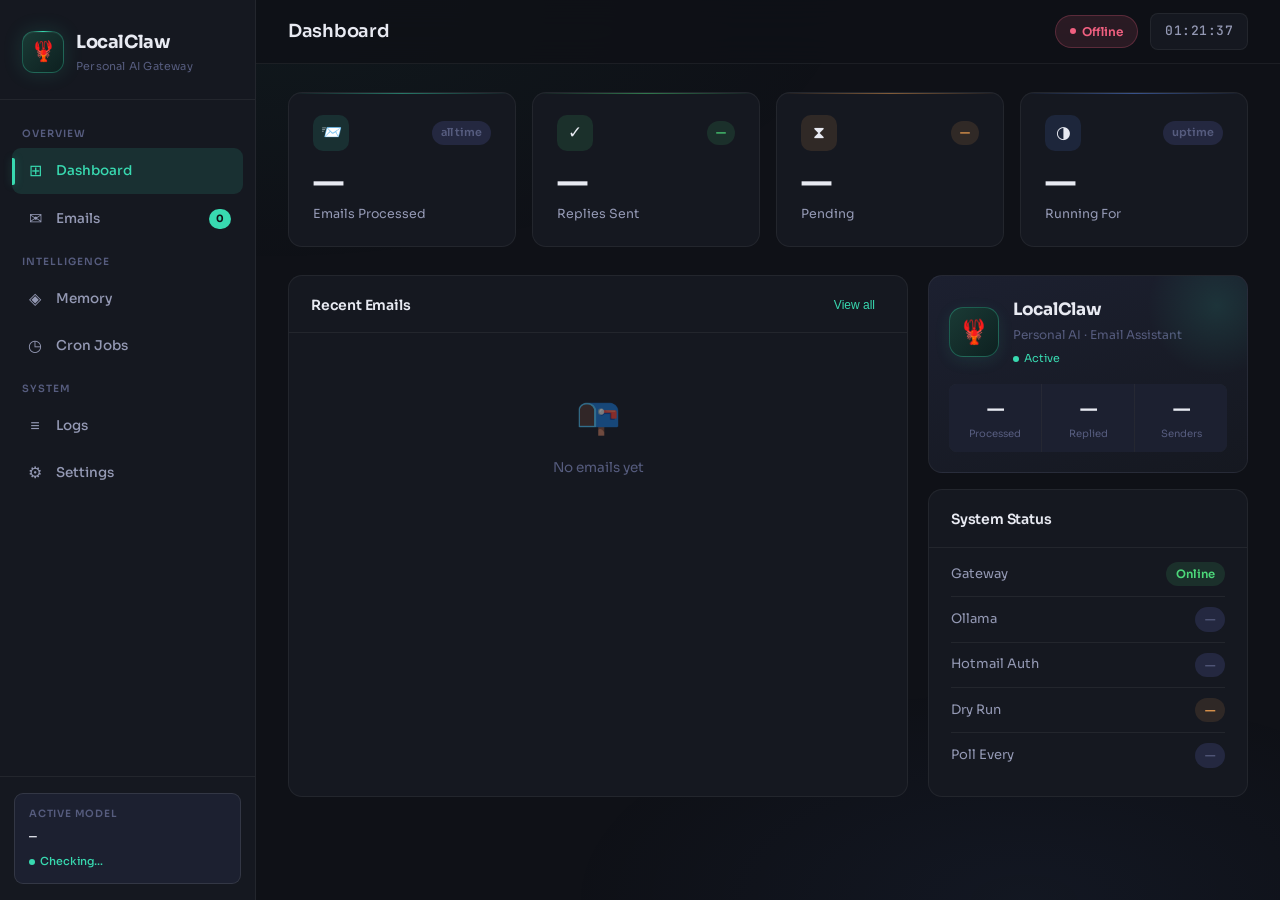
<file: Week_5/demo 2 - localclaw/dashboard.html>
<!DOCTYPE html>
<html lang="en">
<head>
<meta charset="UTF-8">
<meta name="viewport" content="width=device-width, initial-scale=1.0">
<title>LocalClaw — Dashboard</title>
<link href="https://fonts.googleapis.com/css2?family=Sora:wght@300;400;500;600;700&family=JetBrains+Mono:wght@400;500&display=swap" rel="stylesheet">
<style>
:root {
  --bg:         #0f1117;
  --bg1:        #151820;
  --bg2:        #1c2030;
  --bg3:        #242840;
  --bg4:        #2d3150;
  --teal:       #38d9b0;
  --teal-dim:   rgba(56,217,176,0.12);
  --teal-glow:  rgba(56,217,176,0.25);
  --blue:       #5b8df8;
  --blue-dim:   rgba(91,141,248,0.12);
  --amber:      #f0a050;
  --amber-dim:  rgba(240,160,80,0.12);
  --rose:       #f06080;
  --rose-dim:   rgba(240,96,128,0.12);
  --green:      #4cd87a;
  --green-dim:  rgba(76,216,122,0.12);
  --text:       #e8eaf2;
  --text2:      #9499b4;
  --text3:      #565c7e;
  --border:     rgba(255,255,255,0.06);
  --border2:    rgba(255,255,255,0.1);
  --shadow:     0 4px 24px rgba(0,0,0,0.35);
  --shadow-lg:  0 12px 48px rgba(0,0,0,0.5);
  --radius:     14px;
  --radius-sm:  9px;
  --font:       'Sora', sans-serif;
  --mono:       'JetBrains Mono', monospace;
}

*, *::before, *::after { box-sizing: border-box; margin: 0; padding: 0; }

html { scroll-behavior: smooth; }

body {
  font-family: var(--font);
  background: var(--bg);
  color: var(--text);
  font-size: 14px;
  line-height: 1.6;
  min-height: 100vh;
  -webkit-font-smoothing: antialiased;
}

/* Subtle background texture */
body::before {
  content: '';
  position: fixed; inset: 0;
  background:
    radial-gradient(ellipse 80% 50% at 20% 0%, rgba(56,217,176,0.04) 0%, transparent 60%),
    radial-gradient(ellipse 60% 40% at 80% 100%, rgba(91,141,248,0.05) 0%, transparent 60%);
  pointer-events: none; z-index: 0;
}

/* ── SIDEBAR ── */
.sidebar {
  position: fixed; left: 0; top: 0; bottom: 0;
  width: 256px;
  background: var(--bg1);
  border-right: 1px solid var(--border);
  display: flex; flex-direction: column;
  z-index: 100;
  backdrop-filter: blur(20px);
}

.logo-area {
  padding: 28px 22px 24px;
  border-bottom: 1px solid var(--border);
}

.logo-row {
  display: flex; align-items: center; gap: 12px;
}

.logo-gem {
  position: relative;
  width: 42px; height: 42px; border-radius: 12px;
  background: linear-gradient(135deg, #1a3a35, #0d2020);
  border: 1px solid rgba(56,217,176,0.3);
  display: flex; align-items: center; justify-content: center;
  font-size: 20px;
  box-shadow: 0 0 20px rgba(56,217,176,0.15), inset 0 1px 0 rgba(255,255,255,0.05);
  flex-shrink: 0;
}

.logo-gem::after {
  content: '';
  position: absolute; top: -1px; left: 50%; transform: translateX(-50%);
  width: 20px; height: 1px;
  background: linear-gradient(90deg, transparent, var(--teal), transparent);
  border-radius: 2px;
}

.logo-name {
  font-size: 18px; font-weight: 700;
  color: var(--text);
  letter-spacing: -0.4px;
}

.logo-sub {
  font-size: 11px; color: var(--text3);
  margin-top: 1px; letter-spacing: 0.2px;
}

/* Nav */
.nav { padding: 16px 12px; flex: 1; overflow-y: auto; }

.nav-section {
  font-size: 10px; font-weight: 600;
  color: var(--text3); letter-spacing: 1px;
  text-transform: uppercase;
  padding: 10px 10px 6px;
}

.nav-item {
  display: flex; align-items: center; gap: 10px;
  padding: 10px 12px; border-radius: var(--radius-sm);
  cursor: pointer; color: var(--text2);
  font-size: 13.5px; font-weight: 500;
  transition: all 0.18s; margin-bottom: 2px;
  position: relative; user-select: none;
}

.nav-item:hover { background: var(--bg2); color: var(--text); }

.nav-item.active {
  background: var(--teal-dim);
  color: var(--teal);
}

.nav-item.active::before {
  content: '';
  position: absolute; left: 0; top: 20%; bottom: 20%;
  width: 3px; border-radius: 0 2px 2px 0;
  background: var(--teal);
  box-shadow: 0 0 8px var(--teal-glow);
}

.nav-icon { font-size: 16px; width: 22px; text-align: center; flex-shrink: 0; }

.nav-chip {
  margin-left: auto;
  background: var(--teal);
  color: var(--bg);
  font-size: 10px; font-weight: 700;
  padding: 2px 7px; border-radius: 20px;
  min-width: 20px; text-align: center;
}

/* Sidebar footer */
.sidebar-foot {
  padding: 16px 14px;
  border-top: 1px solid var(--border);
}

.model-pill {
  background: var(--bg2);
  border: 1px solid var(--border2);
  border-radius: var(--radius-sm);
  padding: 12px 14px;
}

.model-lbl { font-size: 10px; color: var(--text3); font-weight: 600; letter-spacing: 0.8px; text-transform: uppercase; margin-bottom: 5px; }
.model-nm  { font-family: var(--mono); font-size: 13px; color: var(--text); font-weight: 500; }
.model-st  { display: flex; align-items: center; gap: 5px; margin-top: 6px; font-size: 11px; font-weight: 500; }
.model-st.ok  { color: var(--teal); }
.model-st.err { color: var(--rose); }

.pulse-dot {
  width: 6px; height: 6px; border-radius: 50%;
  background: currentColor;
  animation: pdot 2s ease-in-out infinite;
}
@keyframes pdot { 0%,100%{opacity:1;transform:scale(1)} 50%{opacity:0.3;transform:scale(0.7)} }

/* ── MAIN ── */
.main {
  margin-left: 256px;
  min-height: 100vh;
  position: relative; z-index: 1;
}

/* ── TOPBAR ── */
.topbar {
  background: rgba(15,17,23,0.85);
  backdrop-filter: blur(20px);
  border-bottom: 1px solid var(--border);
  padding: 0 32px;
  height: 64px;
  display: flex; align-items: center; justify-content: space-between;
  position: sticky; top: 0; z-index: 50;
}

.topbar-left { display: flex; align-items: center; gap: 16px; }

.page-title {
  font-size: 18px; font-weight: 600;
  color: var(--text); letter-spacing: -0.3px;
}

.topbar-right { display: flex; align-items: center; gap: 12px; }

.gw-badge {
  display: flex; align-items: center; gap: 6px;
  padding: 6px 14px;
  border-radius: 20px; border: 1px solid;
  font-size: 12px; font-weight: 600;
  transition: all 0.3s;
}
.gw-badge.online  { background: var(--green-dim); border-color: rgba(76,216,122,0.25); color: var(--green); }
.gw-badge.offline { background: var(--rose-dim);  border-color: rgba(240,96,128,0.25); color: var(--rose); }

.clock-box {
  font-family: var(--mono);
  font-size: 13px; font-weight: 500;
  color: var(--text2);
  background: var(--bg1);
  border: 1px solid var(--border);
  border-radius: 8px;
  padding: 7px 14px;
  letter-spacing: 0.5px;
}

/* ── CONTENT ── */
.content { padding: 28px 32px; }

.view { display: none; animation: fadeup 0.22s ease; }
.view.active { display: block; }

@keyframes fadeup {
  from { opacity: 0; transform: translateY(8px); }
  to   { opacity: 1; transform: none; }
}

/* ── STAT CARDS ── */
.stats-row {
  display: grid;
  grid-template-columns: repeat(4, 1fr);
  gap: 16px;
  margin-bottom: 28px;
}

.stat-card {
  background: var(--bg1);
  border: 1px solid var(--border);
  border-radius: var(--radius);
  padding: 22px 24px;
  position: relative; overflow: hidden;
  transition: border-color 0.2s, transform 0.2s;
  cursor: default;
}

.stat-card:hover {
  border-color: var(--border2);
  transform: translateY(-2px);
}

.stat-card::before {
  content: '';
  position: absolute; top: 0; left: 0; right: 0; height: 1px;
  background: linear-gradient(90deg, transparent 0%, var(--accent-line, var(--teal)) 50%, transparent 100%);
  opacity: 0.5;
}

.stat-card.c-teal  { --accent-line: var(--teal); }
.stat-card.c-blue  { --accent-line: var(--blue); }
.stat-card.c-amber { --accent-line: var(--amber); }
.stat-card.c-green { --accent-line: var(--green); }

.stat-head {
  display: flex; align-items: center; justify-content: space-between;
  margin-bottom: 14px;
}

.stat-icon {
  width: 36px; height: 36px; border-radius: 10px;
  display: flex; align-items: center; justify-content: center;
  font-size: 17px;
}

.stat-icon.teal  { background: var(--teal-dim); }
.stat-icon.blue  { background: var(--blue-dim); }
.stat-icon.amber { background: var(--amber-dim); }
.stat-icon.green { background: var(--green-dim); }

.stat-badge {
  font-size: 11px; font-weight: 600;
  padding: 3px 9px; border-radius: 20px;
}
.stat-badge.up   { background: var(--green-dim); color: var(--green); }
.stat-badge.warn { background: var(--amber-dim); color: var(--amber); }
.stat-badge.neu  { background: var(--bg3); color: var(--text3); }

.stat-num {
  font-size: 34px; font-weight: 700;
  color: var(--text); line-height: 1;
  letter-spacing: -1px;
  margin-bottom: 5px;
}

.stat-lbl { font-size: 12.5px; color: var(--text2); font-weight: 400; }

/* ── GRID ── */
.dash-grid {
  display: grid;
  grid-template-columns: 1fr 320px;
  gap: 20px;
}

/* ── PANEL ── */
.panel {
  background: var(--bg1);
  border: 1px solid var(--border);
  border-radius: var(--radius);
  overflow: hidden;
}

.panel-head {
  padding: 18px 22px 16px;
  border-bottom: 1px solid var(--border);
  display: flex; align-items: center; justify-content: space-between;
}

.panel-title {
  font-size: 14px; font-weight: 600;
  color: var(--text); letter-spacing: -0.2px;
}

.panel-body { padding: 6px 22px 18px; }

.panel-action {
  font-size: 12px; color: var(--teal); font-weight: 500;
  cursor: pointer; padding: 4px 10px; border-radius: 6px;
  background: none; border: none; transition: background 0.15s;
}
.panel-action:hover { background: var(--teal-dim); }

/* ── EMAIL ROWS ── */
.email-row {
  display: flex; align-items: center; gap: 13px;
  padding: 13px 0;
  border-bottom: 1px solid var(--border);
  cursor: pointer;
  border-radius: 0;
  transition: all 0.15s;
  position: relative;
}

.email-row:last-child { border-bottom: none; }

.email-row:hover {
  background: var(--bg2);
  padding-left: 10px; padding-right: 10px;
  margin: 0 -10px;
  border-radius: var(--radius-sm);
}

.email-av {
  width: 38px; height: 38px; border-radius: 50%;
  display: flex; align-items: center; justify-content: center;
  font-size: 14px; font-weight: 700; color: white;
  flex-shrink: 0; letter-spacing: -0.5px;
}

.email-info { flex: 1; min-width: 0; }

.email-from {
  font-size: 13.5px; font-weight: 600; color: var(--text);
  white-space: nowrap; overflow: hidden; text-overflow: ellipsis;
}

.email-subj {
  font-size: 12.5px; color: var(--text2);
  white-space: nowrap; overflow: hidden; text-overflow: ellipsis;
  margin-top: 2px;
}

.email-meta {
  display: flex; flex-direction: column; align-items: flex-end; gap: 5px;
  flex-shrink: 0;
}

.email-time { font-size: 11px; color: var(--text3); font-family: var(--mono); }

.tag {
  font-size: 10px; font-weight: 600;
  padding: 2px 8px; border-radius: 20px;
}
.tag.new     { background: var(--teal-dim);  color: var(--teal); }
.tag.replied { background: var(--green-dim); color: var(--green); }
.tag.draft   { background: var(--amber-dim); color: var(--amber); }
.tag.skipped { background: var(--bg3);       color: var(--text3); }
.tag.read    { background: var(--bg3);       color: var(--text3); }

/* ── IDENTITY CARD ── */
.identity-card {
  background: linear-gradient(160deg, var(--bg2) 0%, var(--bg1) 100%);
  border: 1px solid var(--border);
  border-radius: var(--radius);
  padding: 20px;
  margin-bottom: 16px;
  position: relative; overflow: hidden;
}

.identity-card::after {
  content: '';
  position: absolute; top: -40px; right: -40px;
  width: 140px; height: 140px; border-radius: 50%;
  background: radial-gradient(circle, var(--teal-dim), transparent 70%);
  pointer-events: none;
}

.id-top { display: flex; align-items: center; gap: 14px; margin-bottom: 16px; }

.id-avatar {
  width: 50px; height: 50px; border-radius: 14px;
  background: linear-gradient(135deg, #1a3a35, #0d2020);
  border: 1px solid rgba(56,217,176,0.3);
  display: flex; align-items: center; justify-content: center;
  font-size: 24px;
  box-shadow: 0 4px 16px rgba(56,217,176,0.1);
}

.id-name { font-size: 17px; font-weight: 700; color: var(--text); letter-spacing: -0.3px; }
.id-role { font-size: 12px; color: var(--text3); margin-top: 2px; }
.id-mood { display: flex; align-items: center; gap: 5px; margin-top: 6px; font-size: 11px; color: var(--teal); }

.id-stats { display: grid; grid-template-columns: repeat(3,1fr); gap: 1px; margin-top: 4px; background: var(--border); border-radius: 8px; overflow: hidden; }
.idstat { background: var(--bg2); padding: 10px; text-align: center; }
.idstat-n { font-size: 19px; font-weight: 700; color: var(--text); }
.idstat-l { font-size: 10px; color: var(--text3); margin-top: 2px; }

/* ── SYS STATUS ── */
.sys-row {
  display: flex; align-items: center; justify-content: space-between;
  padding: 10px 0; border-bottom: 1px solid var(--border);
}
.sys-row:last-child { border-bottom: none; }
.sys-lbl { font-size: 13px; color: var(--text2); }
.sys-val { font-size: 11.5px; font-weight: 600; padding: 3px 10px; border-radius: 20px; }
.sys-val.ok   { background: var(--green-dim); color: var(--green); }
.sys-val.err  { background: var(--rose-dim);  color: var(--rose); }
.sys-val.warn { background: var(--amber-dim); color: var(--amber); }
.sys-val.neu  { background: var(--bg3);       color: var(--text3); }

/* ── MEMORY ── */
.mem-add-row { display: flex; gap: 10px; margin-bottom: 20px; }

.inp {
  flex: 1; padding: 10px 14px;
  background: var(--bg2); border: 1px solid var(--border2);
  border-radius: var(--radius-sm);
  font-family: var(--font); font-size: 13px; color: var(--text);
  transition: border-color 0.15s, background 0.15s;
}
.inp::placeholder { color: var(--text3); }
.inp:focus { outline: none; border-color: var(--teal); background: var(--bg3); }

.mem-item {
  display: flex; align-items: center; gap: 14px;
  padding: 13px 16px; margin-bottom: 8px;
  background: var(--bg2);
  border: 1px solid var(--border);
  border-radius: var(--radius-sm);
  transition: border-color 0.15s;
}
.mem-item:hover { border-color: var(--border2); }
.mem-key { font-family: var(--mono); font-size: 11.5px; color: var(--teal); min-width: 130px; font-weight: 500; }
.mem-val { flex: 1; font-size: 13px; color: var(--text2); }
.mem-ts  { font-size: 11px; color: var(--text3); flex-shrink: 0; font-family: var(--mono); }

/* ── CRON ── */
.cron-item {
  display: flex; align-items: center; gap: 14px;
  padding: 15px 0; border-bottom: 1px solid var(--border);
}
.cron-item:last-child { border-bottom: none; }
.cron-icon { font-size: 22px; width: 40px; text-align: center; flex-shrink: 0; }
.cron-info { flex: 1; }
.cron-name { font-size: 13.5px; font-weight: 600; color: var(--text); }
.cron-sch  { font-family: var(--mono); font-size: 11px; color: var(--text3); margin-top: 2px; }
.cron-last { font-size: 11px; color: var(--text3); margin-top: 2px; }

/* Toggle */
.tog {
  width: 42px; height: 24px; border-radius: 12px;
  background: var(--bg3); border: 1px solid var(--border2);
  position: relative; cursor: pointer; flex-shrink: 0;
  transition: background 0.25s, border-color 0.25s;
}
.tog.on { background: var(--teal); border-color: var(--teal); }
.tog::after {
  content: '';
  position: absolute; top: 3px; left: 3px;
  width: 16px; height: 16px; border-radius: 50%;
  background: var(--text2);
  box-shadow: 0 1px 4px rgba(0,0,0,0.4);
  transition: left 0.25s, background 0.25s;
}
.tog.on::after { left: 21px; background: white; }

/* ── LOGS ── */
.log-line {
  display: flex; gap: 14px; align-items: baseline;
  padding: 7px 0; border-bottom: 1px solid var(--border);
  font-size: 12.5px;
}
.log-line:last-child { border-bottom: none; }
.log-ts  { font-family: var(--mono); color: var(--text3); flex-shrink: 0; font-size: 11px; }
.log-lvl { flex-shrink: 0; width: 38px; font-weight: 700; font-family: var(--mono); font-size: 10px; letter-spacing: 0.5px; }
.log-lvl.info  { color: var(--blue); }
.log-lvl.ok    { color: var(--teal); }
.log-lvl.warn  { color: var(--amber); }
.log-lvl.error { color: var(--rose); }
.log-msg { color: var(--text2); }

/* ── SETTINGS ── */
.settings-group { margin-bottom: 32px; }
.settings-group-title { font-size: 11px; font-weight: 600; color: var(--text3); text-transform: uppercase; letter-spacing: 1px; margin-bottom: 14px; }

.setting-row {
  display: flex; align-items: center; justify-content: space-between;
  padding: 15px 0; border-bottom: 1px solid var(--border);
}
.setting-row:last-child { border-bottom: none; }
.setting-lbl { font-size: 14px; color: var(--text); font-weight: 500; }
.setting-sub { font-size: 12px; color: var(--text3); margin-top: 3px; }

.num-inp {
  width: 80px; padding: 8px 12px;
  background: var(--bg2); border: 1px solid var(--border2);
  border-radius: var(--radius-sm); font-family: var(--mono);
  font-size: 13px; color: var(--text); text-align: center;
}
.num-inp:focus { outline: none; border-color: var(--teal); }

/* ── BUTTONS ── */
.btn {
  padding: 9px 20px; border-radius: var(--radius-sm);
  font-family: var(--font); font-size: 13px; font-weight: 600;
  cursor: pointer; transition: all 0.18s; border: none;
  display: inline-flex; align-items: center; gap: 6px;
}
.btn-teal {
  background: var(--teal); color: var(--bg);
  box-shadow: 0 2px 12px rgba(56,217,176,0.3);
}
.btn-teal:hover { filter: brightness(1.1); box-shadow: 0 4px 20px rgba(56,217,176,0.4); transform: translateY(-1px); }
.btn-ghost {
  background: var(--bg2); color: var(--text2);
  border: 1px solid var(--border2);
}
.btn-ghost:hover { background: var(--bg3); color: var(--text); }
.btn-danger { background: var(--rose-dim); color: var(--rose); border: 1px solid rgba(240,96,128,0.2); }
.btn-danger:hover { background: var(--rose); color: white; }
.btn-sm { padding: 6px 14px; font-size: 12px; }
.btn-xs { padding: 4px 10px; font-size: 11px; }

/* ── MODAL ── */
.overlay {
  display: none; position: fixed; inset: 0;
  background: rgba(8,10,16,0.75);
  backdrop-filter: blur(8px);
  z-index: 500; align-items: center; justify-content: center; padding: 24px;
}
.overlay.open { display: flex; }

.modal {
  background: var(--bg1);
  border: 1px solid var(--border2);
  border-radius: 18px;
  box-shadow: var(--shadow-lg);
  max-width: 620px; width: 100%;
  max-height: 88vh; overflow-y: auto;
  animation: fadeup 0.22s ease;
  position: relative;
}

.modal-top {
  padding: 26px 26px 20px;
  border-bottom: 1px solid var(--border);
  display: flex; align-items: flex-start; gap: 16px;
}

.modal-subj {
  font-size: 18px; font-weight: 700;
  color: var(--text); letter-spacing: -0.4px;
  flex: 1; line-height: 1.35;
}

.close-btn {
  width: 32px; height: 32px; border-radius: 8px;
  background: var(--bg2); border: 1px solid var(--border);
  color: var(--text3); cursor: pointer; font-size: 16px;
  display: flex; align-items: center; justify-content: center;
  transition: all 0.15s; flex-shrink: 0;
}
.close-btn:hover { background: var(--bg3); color: var(--text); }

.modal-body { padding: 22px 26px 26px; }

.mfield { margin-bottom: 18px; }
.mfield-lbl { font-size: 10.5px; font-weight: 600; color: var(--text3); text-transform: uppercase; letter-spacing: 0.8px; margin-bottom: 7px; }
.mfield-val { font-size: 13.5px; color: var(--text2); }

.email-body-box {
  background: var(--bg2); border: 1px solid var(--border);
  border-radius: var(--radius-sm); padding: 14px;
  font-size: 13px; color: var(--text2); line-height: 1.7;
  max-height: 140px; overflow-y: auto;
}

.reply-label {
  display: flex; align-items: center; gap: 8px;
  margin-bottom: 8px;
}

.ai-badge {
  background: var(--teal-dim); color: var(--teal);
  font-size: 10px; font-weight: 700; padding: 2px 8px;
  border-radius: 4px; border: 1px solid rgba(56,217,176,0.2);
}

textarea.reply-ta {
  width: 100%; min-height: 130px;
  background: var(--bg2); border: 1px solid var(--border2);
  border-radius: var(--radius-sm);
  font-family: var(--font); font-size: 13.5px; color: var(--text);
  padding: 13px 15px; resize: vertical; line-height: 1.65;
  transition: border-color 0.15s, background 0.15s;
}
textarea.reply-ta::placeholder { color: var(--text3); }
textarea.reply-ta:focus { outline: none; border-color: var(--teal); background: var(--bg3); }

.modal-actions { display: flex; justify-content: flex-end; gap: 10px; margin-top: 18px; }

/* ── EMPTY ── */
.empty {
  text-align: center; padding: 48px 20px;
  color: var(--text3);
}
.empty-ico { font-size: 36px; margin-bottom: 12px; opacity: 0.5; }
.empty-txt { font-size: 13.5px; }

/* ── SECTION HEADER ── */
.section-head {
  display: flex; align-items: center; justify-content: space-between;
  margin-bottom: 20px;
}
.section-title {
  font-size: 20px; font-weight: 700;
  color: var(--text); letter-spacing: -0.5px;
}

/* ── DIVIDER ── */
.divider { height: 1px; background: var(--border); margin: 18px 0; }

/* ── TOAST ── */
#toast {
  position: fixed; bottom: 24px; right: 24px; z-index: 9999;
  background: var(--bg2); border: 1px solid var(--border2);
  color: var(--text); padding: 12px 20px; border-radius: var(--radius-sm);
  font-size: 13px; font-weight: 500;
  box-shadow: var(--shadow);
  opacity: 0; transform: translateY(10px);
  transition: all 0.25s; pointer-events: none;
}
#toast.show { opacity: 1; transform: none; }

/* ── SCROLLBARS ── */
::-webkit-scrollbar { width: 5px; height: 5px; }
::-webkit-scrollbar-track { background: transparent; }
::-webkit-scrollbar-thumb { background: var(--bg3); border-radius: 3px; }
::-webkit-scrollbar-thumb:hover { background: var(--bg4); }

/* ── STAGGER ANIMATIONS ── */
.stat-card { animation: fadeup 0.4s ease both; }
.stat-card:nth-child(1) { animation-delay: 0.05s; }
.stat-card:nth-child(2) { animation-delay: 0.10s; }
.stat-card:nth-child(3) { animation-delay: 0.15s; }
.stat-card:nth-child(4) { animation-delay: 0.20s; }
</style>
</head>
<body>

<!-- SIDEBAR -->
<aside class="sidebar">
  <div class="logo-area">
    <div class="logo-row">
      <div class="logo-gem">🦞</div>
      <div>
        <div class="logo-name">LocalClaw</div>
        <div class="logo-sub">Personal AI Gateway</div>
      </div>
    </div>
  </div>

  <nav class="nav">
    <div class="nav-section">Overview</div>
    <div class="nav-item active" onclick="showView('dashboard',this)">
      <span class="nav-icon">⊞</span> Dashboard
    </div>
    <div class="nav-item" onclick="showView('emails',this)">
      <span class="nav-icon">✉</span> Emails
      <span class="nav-chip" id="unread-chip">0</span>
    </div>

    <div class="nav-section">Intelligence</div>
    <div class="nav-item" onclick="showView('memory',this)">
      <span class="nav-icon">◈</span> Memory
    </div>
    <div class="nav-item" onclick="showView('cron',this)">
      <span class="nav-icon">◷</span> Cron Jobs
    </div>

    <div class="nav-section">System</div>
    <div class="nav-item" onclick="showView('logs',this)">
      <span class="nav-icon">≡</span> Logs
    </div>
    <div class="nav-item" onclick="showView('settings',this)">
      <span class="nav-icon">⚙</span> Settings
    </div>
  </nav>

  <div class="sidebar-foot">
    <div class="model-pill">
      <div class="model-lbl">Active Model</div>
      <div class="model-nm" id="sb-model">—</div>
      <div class="model-st ok" id="sb-ollama">
        <div class="pulse-dot"></div> Checking…
      </div>
    </div>
  </div>
</aside>

<!-- MAIN -->
<div class="main">

  <!-- TOPBAR -->
  <header class="topbar">
    <div class="topbar-left">
      <div class="page-title" id="page-title">Dashboard</div>
    </div>
    <div class="topbar-right">
      <div class="gw-badge offline" id="gw-badge">
        <div class="pulse-dot"></div>
        <span id="gw-txt">Connecting…</span>
      </div>
      <div class="clock-box" id="clock">--:--:--</div>
    </div>
  </header>

  <!-- CONTENT -->
  <div class="content">

    <!-- ══ DASHBOARD ══ -->
    <div class="view active" id="view-dashboard">
      <div class="stats-row">
        <div class="stat-card c-teal">
          <div class="stat-head">
            <div class="stat-icon teal">📨</div>
            <div class="stat-badge neu" id="tr-proc">all time</div>
          </div>
          <div class="stat-num" id="s-proc">—</div>
          <div class="stat-lbl">Emails Processed</div>
        </div>
        <div class="stat-card c-green">
          <div class="stat-head">
            <div class="stat-icon green">✓</div>
            <div class="stat-badge up" id="tr-replied">—</div>
          </div>
          <div class="stat-num" id="s-replied">—</div>
          <div class="stat-lbl">Replies Sent</div>
        </div>
        <div class="stat-card c-amber">
          <div class="stat-head">
            <div class="stat-icon amber">⧗</div>
            <div class="stat-badge warn" id="tr-pend">—</div>
          </div>
          <div class="stat-num" id="s-pend">—</div>
          <div class="stat-lbl">Pending</div>
        </div>
        <div class="stat-card c-blue">
          <div class="stat-head">
            <div class="stat-icon blue">◑</div>
            <div class="stat-badge neu">uptime</div>
          </div>
          <div class="stat-num" id="s-uptime">—</div>
          <div class="stat-lbl">Running For</div>
        </div>
      </div>

      <div class="dash-grid">
        <!-- Recent emails -->
        <div class="panel">
          <div class="panel-head">
            <div class="panel-title">Recent Emails</div>
            <button class="panel-action" onclick="switchToEmails()">View all</button>
          </div>
          <div class="panel-body">
            <div id="dash-emails">
              <div class="empty"><div class="empty-ico">📭</div><div class="empty-txt">No emails yet</div></div>
            </div>
          </div>
        </div>

        <!-- Right col -->
        <div>
          <!-- Identity -->
          <div class="identity-card">
            <div class="id-top">
              <div class="id-avatar">🦞</div>
              <div>
                <div class="id-name" id="id-name">LocalClaw</div>
                <div class="id-role" id="id-role">Personal AI · Email Assistant</div>
                <div class="id-mood"><div class="pulse-dot"></div> Active</div>
              </div>
            </div>
            <div class="id-stats">
              <div class="idstat">
                <div class="idstat-n" id="id-proc">—</div>
                <div class="idstat-l">Processed</div>
              </div>
              <div class="idstat">
                <div class="idstat-n" id="id-repl">—</div>
                <div class="idstat-l">Replied</div>
              </div>
              <div class="idstat">
                <div class="idstat-n" id="id-sndr">—</div>
                <div class="idstat-l">Senders</div>
              </div>
            </div>
          </div>

          <!-- System status -->
          <div class="panel">
            <div class="panel-head"><div class="panel-title">System Status</div></div>
            <div class="panel-body" style="padding-top:4px;">
              <div class="sys-row"><span class="sys-lbl">Gateway</span><span id="sys-gw" class="sys-val ok">Online</span></div>
              <div class="sys-row"><span class="sys-lbl">Ollama</span><span id="sys-ollama" class="sys-val neu">—</span></div>
              <div class="sys-row"><span class="sys-lbl">Hotmail Auth</span><span id="sys-hm" class="sys-val neu">—</span></div>
              <div class="sys-row"><span class="sys-lbl">Dry Run</span><span id="sys-dry" class="sys-val warn">—</span></div>
              <div class="sys-row"><span class="sys-lbl">Poll Every</span><span id="sys-poll" class="sys-val neu">—</span></div>
            </div>
          </div>
        </div>
      </div>
    </div>

    <!-- ══ EMAILS ══ -->
    <div class="view" id="view-emails">
      <div class="section-head">
        <div class="section-title">All Emails</div>
        <button class="btn btn-ghost btn-sm" onclick="loadEmails()">↺ Refresh</button>
      </div>
      <div class="panel">
        <div class="panel-body" style="padding-top:8px;">
          <div id="all-emails"><div class="empty"><div class="empty-ico">📭</div><div class="empty-txt">No emails processed yet</div></div></div>
        </div>
      </div>
    </div>

    <!-- ══ MEMORY ══ -->
    <div class="view" id="view-memory">
      <div class="section-head"><div class="section-title">Memory</div></div>
      <div class="panel" style="margin-bottom:18px;">
        <div class="panel-head"><div class="panel-title">Add Memory</div></div>
        <div class="panel-body">
          <div class="mem-add-row">
            <input class="inp" type="text" id="mem-k" placeholder="Key  (e.g. preferred_language)" style="flex:1;" />
            <input class="inp" type="text" id="mem-v" placeholder="Value" style="flex:2;" />
            <button class="btn btn-teal" onclick="addMemory()">+ Add</button>
          </div>
        </div>
      </div>
      <div class="panel">
        <div class="panel-head"><div class="panel-title">Stored Memories</div></div>
        <div class="panel-body">
          <div id="mem-list"><div class="empty"><div class="empty-ico">🧠</div><div class="empty-txt">No memories yet</div></div></div>
        </div>
      </div>
    </div>

    <!-- ══ CRON ══ -->
    <div class="view" id="view-cron">
      <div class="section-head"><div class="section-title">Cron Jobs</div></div>
      <div class="panel">
        <div class="panel-body" style="padding-top:8px;">
          <div id="cron-list"></div>
        </div>
      </div>
    </div>

    <!-- ══ LOGS ══ -->
    <div class="view" id="view-logs">
      <div class="section-head">
        <div class="section-title">System Logs</div>
        <button class="btn btn-ghost btn-sm" onclick="loadLogs()">↺ Refresh</button>
      </div>
      <div class="panel">
        <div class="panel-body" style="padding-top:4px;">
          <div id="log-list"><div class="empty"><div class="empty-txt">No logs yet</div></div></div>
        </div>
      </div>
    </div>

    <!-- ══ SETTINGS ══ -->
    <div class="view" id="view-settings">
      <div class="section-head"><div class="section-title">Settings</div></div>
      <div class="panel">
        <div class="panel-body">

          <div class="settings-group">
            <div class="settings-group-title">Gateway Behaviour</div>
            <div class="setting-row">
              <div>
                <div class="setting-lbl">Dry Run</div>
                <div class="setting-sub">Generate AI replies without actually sending emails</div>
              </div>
              <div class="tog" id="dry-tog" onclick="toggleDryRun()"></div>
            </div>
            <div class="setting-row">
              <div>
                <div class="setting-lbl">Poll Interval</div>
                <div class="setting-sub">How often LocalClaw checks your inbox (seconds)</div>
              </div>
              <div style="display:flex;gap:8px;align-items:center;">
                <input type="number" class="num-inp" id="poll-inp" value="30" min="10" max="3600" />
                <button class="btn btn-ghost btn-sm" onclick="savePoll()">Save</button>
              </div>
            </div>
          </div>

          <div class="settings-group">
            <div class="settings-group-title">Account</div>
            <div class="setting-row">
              <div><div class="setting-lbl">Email</div><div class="setting-sub">Connected Hotmail account</div></div>
              <div style="font-size:13px;color:var(--text2);font-family:var(--mono);" id="cfg-email">—</div>
            </div>
            <div class="setting-row">
              <div><div class="setting-lbl">Owner</div><div class="setting-sub">Configured in config.py</div></div>
              <div style="font-size:13px;color:var(--text2);" id="cfg-owner">—</div>
            </div>
            <div class="setting-row">
              <div><div class="setting-lbl">AI Model</div><div class="setting-sub">Local Ollama model</div></div>
              <div style="font-size:13px;font-weight:600;color:var(--teal);font-family:var(--mono);" id="cfg-model">—</div>
            </div>
          </div>

        </div>
      </div>
    </div>

  </div><!-- /content -->
</div><!-- /main -->

<!-- EMAIL MODAL -->
<div class="overlay" id="modal">
  <div class="modal">
    <div class="modal-top">
      <div class="modal-subj" id="m-subj">—</div>
      <button class="close-btn" onclick="closeModal()">✕</button>
    </div>
    <div class="modal-body">
      <div class="mfield">
        <div class="mfield-lbl">From</div>
        <div class="mfield-val" id="m-from">—</div>
      </div>
      <div class="mfield">
        <div class="mfield-lbl">Received</div>
        <div class="mfield-val" id="m-time">—</div>
      </div>
      <div class="mfield">
        <div class="mfield-lbl">Message</div>
        <div class="email-body-box" id="m-body">—</div>
      </div>
      <div class="divider"></div>
      <div>
        <div class="reply-label">
          <div class="mfield-lbl" style="margin:0;">AI Reply Draft</div>
          <div class="ai-badge">✦ AI</div>
        </div>
        <textarea class="reply-ta" id="m-reply" placeholder="Generating reply…"></textarea>
      </div>
      <div class="modal-actions">
        <button class="btn btn-ghost" onclick="closeModal()">Discard</button>
        <button class="btn btn-teal" id="send-btn" onclick="sendReply()">Send Reply →</button>
      </div>
    </div>
  </div>
</div>

<div id="toast"></div>

<script>
const API = 'http://127.0.0.1:5000/api';
let _status = null;
let _curEmail = null;

// ── CLOCK ─────────────────────────────────────────────────────────────────────
function tick() { document.getElementById('clock').textContent = new Date().toTimeString().slice(0,8); }
setInterval(tick, 1000); tick();

// ── TOAST ─────────────────────────────────────────────────────────────────────
function toast(msg, ms = 2800) {
  const el = document.getElementById('toast');
  el.textContent = msg;
  el.classList.add('show');
  clearTimeout(el._t);
  el._t = setTimeout(() => el.classList.remove('show'), ms);
}

// ── NAV ───────────────────────────────────────────────────────────────────────
const TITLES = { dashboard:'Dashboard', emails:'Emails', memory:'Memory', cron:'Cron Jobs', logs:'Logs', settings:'Settings' };

function showView(id, el) {
  document.querySelectorAll('.view').forEach(v => v.classList.remove('active'));
  document.querySelectorAll('.nav-item').forEach(n => n.classList.remove('active'));
  document.getElementById('view-' + id).classList.add('active');
  el.classList.add('active');
  document.getElementById('page-title').textContent = TITLES[id] || id;
  if (id === 'emails')   loadEmails();
  if (id === 'memory')   loadMemory();
  if (id === 'logs')     loadLogs();
  if (id === 'cron')     renderCron(_status?.cron_jobs);
  if (id === 'settings') loadSettings();
}

function switchToEmails() {
  const el = document.querySelectorAll('.nav-item')[1];
  showView('emails', el);
}

// ── API ───────────────────────────────────────────────────────────────────────
async function api(path, opts = {}) {
  try {
    const r = await fetch(API + path, { headers:{'Content-Type':'application/json'}, ...opts });
    return r.json();
  } catch { return null; }
}

// ── STATUS ────────────────────────────────────────────────────────────────────
async function pollStatus() {
  const d = await api('/status');
  if (!d) { setOffline(); return; }
  _status = d;
  applyStatus(d);
}

function setOffline() {
  const b = document.getElementById('gw-badge');
  b.className = 'gw-badge offline';
  document.getElementById('gw-txt').textContent = 'Offline';
}

function applyStatus(d) {
  document.getElementById('gw-badge').className = 'gw-badge online';
  document.getElementById('gw-txt').textContent = 'Online';

  const s = d.stats || {};
  const proc    = s.emails_processed || 0;
  const replied = s.replies_sent || 0;
  const skipped = s.emails_skipped || 0;
  const pending = Math.max(0, proc - replied - skipped);

  animNum('s-proc', proc);
  animNum('s-replied', replied);
  animNum('s-pend', pending);
  animNum('id-proc', proc);
  animNum('id-repl', replied);

  const u = d.uptime_seconds || 0;
  const h = Math.floor(u/3600), m = Math.floor((u%3600)/60);
  document.getElementById('s-uptime').textContent = h > 0 ? `${h}h ${m}m` : `${m}m`;

  const id = d.identity || {};
  document.getElementById('id-name').textContent = id.name || 'LocalClaw';
  document.getElementById('id-role').textContent = `Owner: ${id.owner || '—'} · Email Assistant`;

  const model = d.model || '—';
  document.getElementById('sb-model').textContent = model;
  const ollamaOk = d.ollama === 'running';
  const ollamaEl = document.getElementById('sb-ollama');
  ollamaEl.className = `model-st ${ollamaOk ? 'ok' : 'err'}`;
  ollamaEl.innerHTML = `<div class="pulse-dot"></div> ${ollamaOk ? 'Running' : 'Offline'}`;

  setVal('sys-ollama', ollamaOk ? 'Running' : 'Offline', ollamaOk ? 'ok' : 'err');
  setVal('sys-hm', d.hotmail === 'ok' ? 'Authenticated' : 'Error', d.hotmail === 'ok' ? 'ok' : 'err');
  const dry = d.dry_run;
  setVal('sys-dry', dry ? 'Enabled' : 'Disabled', dry ? 'warn' : 'ok');
  document.getElementById('sys-poll').textContent = `${d.poll_interval}s`;
  document.getElementById('sys-poll').className = 'sys-val neu';
  document.getElementById('dry-tog').classList.toggle('on', dry);
  document.getElementById('poll-inp').value = d.poll_interval || 30;
}

function setVal(id, text, cls) {
  const el = document.getElementById(id);
  if (!el) return;
  el.textContent = text;
  el.className = `sys-val ${cls}`;
}

// Animate numbers
const _prev = {};
function animNum(id, target) {
  const el = document.getElementById(id);
  if (!el) return;
  const from = _prev[id] || 0;
  if (from === target) { el.textContent = target; return; }
  _prev[id] = target;
  let cur = from;
  const step = Math.max(1, Math.ceil(Math.abs(target - from) / 25));
  const t = setInterval(() => {
    cur = cur < target ? Math.min(cur+step, target) : Math.max(cur-step, target);
    el.textContent = cur;
    if (cur === target) clearInterval(t);
  }, 28);
}

// ── EMAILS ────────────────────────────────────────────────────────────────────
function avatarBg(str) {
  const palette = ['#2a6ae8','#e8622a','#1a8a5a','#7a1a8a','#8a7a1a','#1a7a8a','#8a2a5a'];
  let h = 5381;
  for (let c of str) h = ((h << 5) + h) ^ c.charCodeAt(0);
  return palette[Math.abs(h) % palette.length];
}

function fmtT(iso) {
  if (!iso) return '—';
  const d = new Date(iso);
  if (isNaN(d)) return iso;
  return d.toDateString() === new Date().toDateString()
    ? d.toLocaleTimeString([], {hour:'2-digit',minute:'2-digit'})
    : d.toLocaleDateString([], {month:'short', day:'numeric'});
}

function emailRow(e) {
  const bg  = avatarBg(e.from || '');
  const ltr = (e.name || e.from || '?')[0].toUpperCase();
  const label = {replied:'Replied',draft:'Draft',skipped:'Skipped',read:'Read',unread:'New'}[e.status] || 'Unknown';
  return `<div class="email-row" onclick='openEmail(${JSON.stringify(e).replace(/'/g,"&#39;")})'>
    <div class="email-av" style="background:${bg}">${ltr}</div>
    <div class="email-info">
      <div class="email-from">${e.name || e.from || '—'}</div>
      <div class="email-subj">${e.subject || '(no subject)'}</div>
    </div>
    <div class="email-meta">
      <div class="email-time">${fmtT(e.recorded_at)}</div>
      <div class="tag ${e.status || 'read'}">${label}</div>
    </div>
  </div>`;
}

async function loadDashboard() {
  const emails = await api('/emails?limit=8');
  if (!emails) return;
  const pending = emails.filter(e => ['unread','draft'].includes(e.status)).length;
  document.getElementById('unread-chip').textContent = pending;
  const el = document.getElementById('dash-emails');
  el.innerHTML = emails.length
    ? emails.map(emailRow).join('')
    : '<div class="empty"><div class="empty-ico">📭</div><div class="empty-txt">No emails yet</div></div>';
}

async function loadEmails() {
  const emails = await api('/emails?limit=50');
  if (!emails) return;
  const el = document.getElementById('all-emails');
  el.innerHTML = emails.length
    ? emails.map(emailRow).join('')
    : '<div class="empty"><div class="empty-ico">📭</div><div class="empty-txt">No emails processed yet</div></div>';
  const senders = new Set(emails.map(e => e.from).filter(Boolean)).size;
  animNum('id-sndr', senders);
}

// ── MODAL ─────────────────────────────────────────────────────────────────────
async function openEmail(e) {
  _curEmail = e;
  document.getElementById('m-subj').textContent = e.subject || '(no subject)';
  document.getElementById('m-from').textContent = e.name ? `${e.name} <${e.from}>` : e.from;
  document.getElementById('m-time').textContent = e.recorded_at ? new Date(e.recorded_at).toLocaleString() : '—';
  document.getElementById('m-body').textContent = e.body || '—';
  document.getElementById('m-reply').value = e.reply || '';
  document.getElementById('modal').classList.add('open');

  if (!e.reply) {
    document.getElementById('m-reply').placeholder = 'Generating reply…';
    const res = await api('/generate_reply', {
      method:'POST',
      body: JSON.stringify({from:e.from, subject:e.subject, body:e.body}),
    });
    if (res?.reply) typewriter(document.getElementById('m-reply'), res.reply);
    else document.getElementById('m-reply').placeholder = 'Could not generate reply — check Ollama.';
  }
}

function closeModal() {
  document.getElementById('modal').classList.remove('open');
  _curEmail = null;
}

document.getElementById('modal').addEventListener('click', e => {
  if (e.target === e.currentTarget) closeModal();
});

function typewriter(el, text) {
  el.value = ''; let i = 0;
  const t = setInterval(() => {
    el.value += text[i++];
    el.scrollTop = el.scrollHeight;
    if (i >= text.length) clearInterval(t);
  }, 10);
}

async function sendReply() {
  if (!_curEmail) return;
  const reply = document.getElementById('m-reply').value.trim();
  if (!reply) { toast('⚠ Reply is empty'); return; }
  const btn = document.getElementById('send-btn');
  btn.textContent = 'Sending…'; btn.disabled = true;
  const res = await api('/reply', {
    method:'POST',
    body: JSON.stringify({email_id:_curEmail.id, to:_curEmail.from, subject:_curEmail.subject, reply_text:reply}),
  });
  btn.textContent = 'Send Reply →'; btn.disabled = false;
  if (res?.ok) { toast('✅ Reply sent!'); closeModal(); loadDashboard(); }
  else toast('❌ Send failed — check dry run mode.');
}

// ── MEMORY ────────────────────────────────────────────────────────────────────
async function loadMemory() {
  const d = await api('/memory');
  if (!d) return;
  const mem = d.memory || {};
  const el = document.getElementById('mem-list');
  const keys = Object.keys(mem);
  el.innerHTML = keys.length ? keys.map(k => `
    <div class="mem-item">
      <div class="mem-key">${k}</div>
      <div class="mem-val">${mem[k].value}</div>
      <div class="mem-ts">${fmtT(mem[k].updated_at)}</div>
      <button class="btn btn-danger btn-xs" onclick="delMemory('${k}')">Delete</button>
    </div>
  `).join('') : '<div class="empty"><div class="empty-ico">🧠</div><div class="empty-txt">No memories stored yet</div></div>';

  const senders = Object.keys(d.senders || {}).length;
  animNum('id-sndr', senders);
}

async function addMemory() {
  const k = document.getElementById('mem-k').value.trim();
  const v = document.getElementById('mem-v').value.trim();
  if (!k || !v) { toast('⚠ Both key and value required'); return; }
  await api('/memory', {method:'POST', body:JSON.stringify({key:k, value:v})});
  document.getElementById('mem-k').value = '';
  document.getElementById('mem-v').value = '';
  toast('✅ Memory saved');
  loadMemory();
}

async function delMemory(key) {
  if (!confirm(`Delete memory "${key}"?`)) return;
  await api('/memory/' + encodeURIComponent(key), {method:'DELETE'});
  toast('🗑 Memory deleted');
  loadMemory();
}

// ── CRON ──────────────────────────────────────────────────────────────────────
const CRON_ICONS = {poll_inbox:'📬', daily_summary:'📊', memory_cleanup:'🧹'};

function renderCron(jobs) {
  if (!jobs) return;
  document.getElementById('cron-list').innerHTML = Object.entries(jobs).map(([id, j]) => `
    <div class="cron-item">
      <div class="cron-icon">${CRON_ICONS[id] || '⚙'}</div>
      <div class="cron-info">
        <div class="cron-name">${j.name}</div>
        <div class="cron-sch">${j.schedule}</div>
        <div class="cron-last">Last run: ${j.last_run ? fmtT(j.last_run) : 'Never'}</div>
      </div>
      <div class="tog ${j.enabled?'on':''}" onclick="toggleCron('${id}',this)"></div>
    </div>
  `).join('');
}

async function toggleCron(id, el) {
  const on = !el.classList.contains('on');
  el.classList.toggle('on', on);
  await api('/cron/'+id, {method:'PATCH', body:JSON.stringify({enabled:on})});
  toast(on ? `✅ ${id} enabled` : `⏸ ${id} paused`);
}

// ── LOGS ─────────────────────────────────────────────────────────────────────
async function loadLogs() {
  const logs = await api('/logs?n=100');
  if (!logs) return;
  document.getElementById('log-list').innerHTML = logs.length ? logs.map(l => `
    <div class="log-line">
      <span class="log-ts">${l.ts?.slice(11,19)||''}</span>
      <span class="log-lvl ${l.level}">${(l.level||'info').slice(0,4).toUpperCase()}</span>
      <span class="log-msg">${l.message}</span>
    </div>
  `).join('') : '<div class="empty"><div class="empty-txt">No logs yet</div></div>';
}

// ── SETTINGS ─────────────────────────────────────────────────────────────────
async function loadSettings() {
  const cfg = await api('/config');
  if (!cfg) return;
  document.getElementById('cfg-email').textContent = cfg.email || '—';
  document.getElementById('cfg-owner').textContent = cfg.owner || '—';
  document.getElementById('cfg-model').textContent = cfg.model || '—';
  document.getElementById('poll-inp').value = cfg.poll_interval || 30;
  document.getElementById('dry-tog').classList.toggle('on', cfg.dry_run);
}

async function toggleDryRun() {
  const t = document.getElementById('dry-tog');
  const newVal = !t.classList.contains('on');
  t.classList.toggle('on', newVal);
  await api('/config', {method:'PATCH', body:JSON.stringify({dry_run:newVal})});
  toast(newVal ? '🔒 Dry run ON — replies won\'t be sent' : '🚀 Dry run OFF — replies will be sent!', 3500);
  pollStatus();
}

async function savePoll() {
  const v = parseInt(document.getElementById('poll-inp').value);
  if (isNaN(v) || v < 10) { toast('⚠ Minimum 10 seconds'); return; }
  await api('/config', {method:'PATCH', body:JSON.stringify({poll_interval:v})});
  toast(`✅ Poll interval set to ${v}s`);
}

// ── BOOT ─────────────────────────────────────────────────────────────────────
async function boot() {
  await pollStatus();
  await loadDashboard();
}
boot();
setInterval(pollStatus, 10_000);
setInterval(loadDashboard, 30_000);
</script>
</body>
</html>
</file>
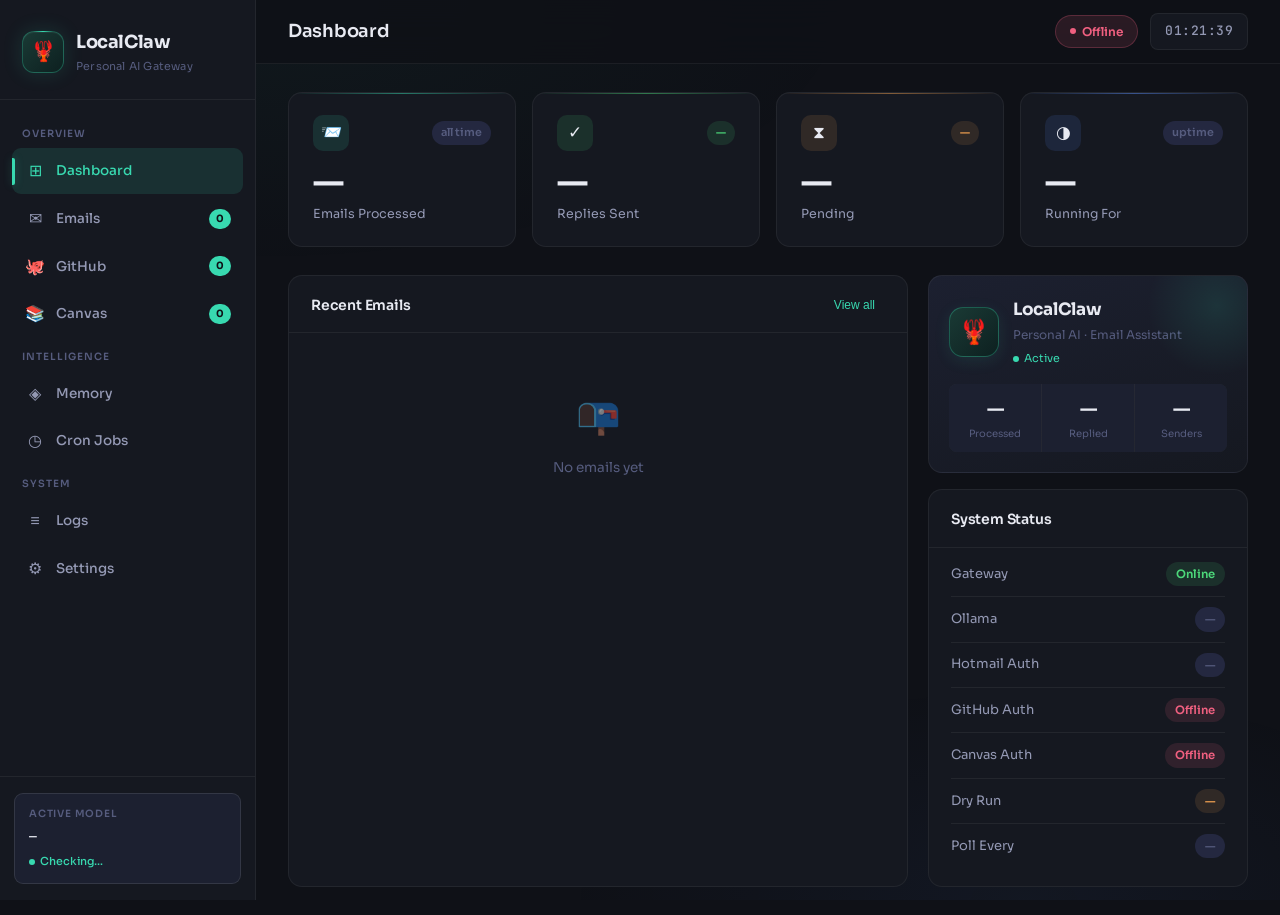
<file: Week_5/demo 3 - adding more services/dashboard.html>
<!DOCTYPE html>
<html lang="en">
<head>
<meta charset="UTF-8">
<meta name="viewport" content="width=device-width, initial-scale=1.0">
<title>LocalClaw — Dashboard</title>
<link href="https://fonts.googleapis.com/css2?family=Sora:wght@300;400;500;600;700&family=JetBrains+Mono:wght@400;500&display=swap" rel="stylesheet">
<style>
:root {
  --bg:         #0f1117;
  --bg1:        #151820;
  --bg2:        #1c2030;
  --bg3:        #242840;
  --bg4:        #2d3150;
  --teal:       #38d9b0;
  --teal-dim:   rgba(56,217,176,0.12);
  --teal-glow:  rgba(56,217,176,0.25);
  --blue:       #5b8df8;
  --blue-dim:   rgba(91,141,248,0.12);
  --amber:      #f0a050;
  --amber-dim:  rgba(240,160,80,0.12);
  --rose:       #f06080;
  --rose-dim:   rgba(240,96,128,0.12);
  --green:      #4cd87a;
  --green-dim:  rgba(76,216,122,0.12);
  --text:       #e8eaf2;
  --text2:      #9499b4;
  --text3:      #565c7e;
  --border:     rgba(255,255,255,0.06);
  --border2:    rgba(255,255,255,0.1);
  --shadow:     0 4px 24px rgba(0,0,0,0.35);
  --shadow-lg:  0 12px 48px rgba(0,0,0,0.5);
  --radius:     14px;
  --radius-sm:  9px;
  --font:       'Sora', sans-serif;
  --mono:       'JetBrains Mono', monospace;
}

*, *::before, *::after { box-sizing: border-box; margin: 0; padding: 0; }

html { scroll-behavior: smooth; }

body {
  font-family: var(--font);
  background: var(--bg);
  color: var(--text);
  font-size: 14px;
  line-height: 1.6;
  min-height: 100vh;
  -webkit-font-smoothing: antialiased;
}

/* Subtle background texture */
body::before {
  content: '';
  position: fixed; inset: 0;
  background:
    radial-gradient(ellipse 80% 50% at 20% 0%, rgba(56,217,176,0.04) 0%, transparent 60%),
    radial-gradient(ellipse 60% 40% at 80% 100%, rgba(91,141,248,0.05) 0%, transparent 60%);
  pointer-events: none; z-index: 0;
}

/* ── SIDEBAR ── */
.sidebar {
  position: fixed; left: 0; top: 0; bottom: 0;
  width: 256px;
  background: var(--bg1);
  border-right: 1px solid var(--border);
  display: flex; flex-direction: column;
  z-index: 100;
  backdrop-filter: blur(20px);
}

.logo-area {
  padding: 28px 22px 24px;
  border-bottom: 1px solid var(--border);
}

.logo-row {
  display: flex; align-items: center; gap: 12px;
}

.logo-gem {
  position: relative;
  width: 42px; height: 42px; border-radius: 12px;
  background: linear-gradient(135deg, #1a3a35, #0d2020);
  border: 1px solid rgba(56,217,176,0.3);
  display: flex; align-items: center; justify-content: center;
  font-size: 20px;
  box-shadow: 0 0 20px rgba(56,217,176,0.15), inset 0 1px 0 rgba(255,255,255,0.05);
  flex-shrink: 0;
}

.logo-gem::after {
  content: '';
  position: absolute; top: -1px; left: 50%; transform: translateX(-50%);
  width: 20px; height: 1px;
  background: linear-gradient(90deg, transparent, var(--teal), transparent);
  border-radius: 2px;
}

.logo-name {
  font-size: 18px; font-weight: 700;
  color: var(--text);
  letter-spacing: -0.4px;
}

.logo-sub {
  font-size: 11px; color: var(--text3);
  margin-top: 1px; letter-spacing: 0.2px;
}

/* Nav */
.nav { padding: 16px 12px; flex: 1; overflow-y: auto; }

.nav-section {
  font-size: 10px; font-weight: 600;
  color: var(--text3); letter-spacing: 1px;
  text-transform: uppercase;
  padding: 10px 10px 6px;
}

.nav-item {
  display: flex; align-items: center; gap: 10px;
  padding: 10px 12px; border-radius: var(--radius-sm);
  cursor: pointer; color: var(--text2);
  font-size: 13.5px; font-weight: 500;
  transition: all 0.18s; margin-bottom: 2px;
  position: relative; user-select: none;
}

.nav-item:hover { background: var(--bg2); color: var(--text); }

.nav-item.active {
  background: var(--teal-dim);
  color: var(--teal);
}

.nav-item.active::before {
  content: '';
  position: absolute; left: 0; top: 20%; bottom: 20%;
  width: 3px; border-radius: 0 2px 2px 0;
  background: var(--teal);
  box-shadow: 0 0 8px var(--teal-glow);
}

.nav-icon { font-size: 16px; width: 22px; text-align: center; flex-shrink: 0; }

.nav-chip {
  margin-left: auto;
  background: var(--teal);
  color: var(--bg);
  font-size: 10px; font-weight: 700;
  padding: 2px 7px; border-radius: 20px;
  min-width: 20px; text-align: center;
}

/* Sidebar footer */
.sidebar-foot {
  padding: 16px 14px;
  border-top: 1px solid var(--border);
}

.model-pill {
  background: var(--bg2);
  border: 1px solid var(--border2);
  border-radius: var(--radius-sm);
  padding: 12px 14px;
}

.model-lbl { font-size: 10px; color: var(--text3); font-weight: 600; letter-spacing: 0.8px; text-transform: uppercase; margin-bottom: 5px; }
.model-nm  { font-family: var(--mono); font-size: 13px; color: var(--text); font-weight: 500; }
.model-st  { display: flex; align-items: center; gap: 5px; margin-top: 6px; font-size: 11px; font-weight: 500; }
.model-st.ok  { color: var(--teal); }
.model-st.err { color: var(--rose); }

.pulse-dot {
  width: 6px; height: 6px; border-radius: 50%;
  background: currentColor;
  animation: pdot 2s ease-in-out infinite;
}
@keyframes pdot { 0%,100%{opacity:1;transform:scale(1)} 50%{opacity:0.3;transform:scale(0.7)} }

/* ── MAIN ── */
.main {
  margin-left: 256px;
  min-height: 100vh;
  position: relative; z-index: 1;
}

/* ── TOPBAR ── */
.topbar {
  background: rgba(15,17,23,0.85);
  backdrop-filter: blur(20px);
  border-bottom: 1px solid var(--border);
  padding: 0 32px;
  height: 64px;
  display: flex; align-items: center; justify-content: space-between;
  position: sticky; top: 0; z-index: 50;
}

.topbar-left { display: flex; align-items: center; gap: 16px; }

.page-title {
  font-size: 18px; font-weight: 600;
  color: var(--text); letter-spacing: -0.3px;
}

.topbar-right { display: flex; align-items: center; gap: 12px; }

.gw-badge {
  display: flex; align-items: center; gap: 6px;
  padding: 6px 14px;
  border-radius: 20px; border: 1px solid;
  font-size: 12px; font-weight: 600;
  transition: all 0.3s;
}
.gw-badge.online  { background: var(--green-dim); border-color: rgba(76,216,122,0.25); color: var(--green); }
.gw-badge.offline { background: var(--rose-dim);  border-color: rgba(240,96,128,0.25); color: var(--rose); }

.clock-box {
  font-family: var(--mono);
  font-size: 13px; font-weight: 500;
  color: var(--text2);
  background: var(--bg1);
  border: 1px solid var(--border);
  border-radius: 8px;
  padding: 7px 14px;
  letter-spacing: 0.5px;
}

/* ── CONTENT ── */
.content { padding: 28px 32px; }

.view { display: none; animation: fadeup 0.22s ease; }
.view.active { display: block; }

@keyframes fadeup {
  from { opacity: 0; transform: translateY(8px); }
  to   { opacity: 1; transform: none; }
}

/* ── STAT CARDS ── */
.stats-row {
  display: grid;
  grid-template-columns: repeat(4, 1fr);
  gap: 16px;
  margin-bottom: 28px;
}

.stat-card {
  background: var(--bg1);
  border: 1px solid var(--border);
  border-radius: var(--radius);
  padding: 22px 24px;
  position: relative; overflow: hidden;
  transition: border-color 0.2s, transform 0.2s;
  cursor: default;
}

.stat-card:hover {
  border-color: var(--border2);
  transform: translateY(-2px);
}

.stat-card::before {
  content: '';
  position: absolute; top: 0; left: 0; right: 0; height: 1px;
  background: linear-gradient(90deg, transparent 0%, var(--accent-line, var(--teal)) 50%, transparent 100%);
  opacity: 0.5;
}

.stat-card.c-teal  { --accent-line: var(--teal); }
.stat-card.c-blue  { --accent-line: var(--blue); }
.stat-card.c-amber { --accent-line: var(--amber); }
.stat-card.c-green { --accent-line: var(--green); }

.stat-head {
  display: flex; align-items: center; justify-content: space-between;
  margin-bottom: 14px;
}

.stat-icon {
  width: 36px; height: 36px; border-radius: 10px;
  display: flex; align-items: center; justify-content: center;
  font-size: 17px;
}

.stat-icon.teal  { background: var(--teal-dim); }
.stat-icon.blue  { background: var(--blue-dim); }
.stat-icon.amber { background: var(--amber-dim); }
.stat-icon.green { background: var(--green-dim); }

.stat-badge {
  font-size: 11px; font-weight: 600;
  padding: 3px 9px; border-radius: 20px;
}
.stat-badge.up   { background: var(--green-dim); color: var(--green); }
.stat-badge.warn { background: var(--amber-dim); color: var(--amber); }
.stat-badge.neu  { background: var(--bg3); color: var(--text3); }

.stat-num {
  font-size: 34px; font-weight: 700;
  color: var(--text); line-height: 1;
  letter-spacing: -1px;
  margin-bottom: 5px;
}

.stat-lbl { font-size: 12.5px; color: var(--text2); font-weight: 400; }

/* ── GRID ── */
.dash-grid {
  display: grid;
  grid-template-columns: 1fr 320px;
  gap: 20px;
}

/* ── PANEL ── */
.panel {
  background: var(--bg1);
  border: 1px solid var(--border);
  border-radius: var(--radius);
  overflow: hidden;
}

.panel-head {
  padding: 18px 22px 16px;
  border-bottom: 1px solid var(--border);
  display: flex; align-items: center; justify-content: space-between;
}

.panel-title {
  font-size: 14px; font-weight: 600;
  color: var(--text); letter-spacing: -0.2px;
}

.panel-body { padding: 6px 22px 18px; }

.panel-action {
  font-size: 12px; color: var(--teal); font-weight: 500;
  cursor: pointer; padding: 4px 10px; border-radius: 6px;
  background: none; border: none; transition: background 0.15s;
}
.panel-action:hover { background: var(--teal-dim); }

/* ── EMAIL ROWS ── */
.email-row {
  display: flex; align-items: center; gap: 13px;
  padding: 13px 0;
  border-bottom: 1px solid var(--border);
  cursor: pointer;
  border-radius: 0;
  transition: all 0.15s;
  position: relative;
}

.email-row:last-child { border-bottom: none; }

.email-row:hover {
  background: var(--bg2);
  padding-left: 10px; padding-right: 10px;
  margin: 0 -10px;
  border-radius: var(--radius-sm);
}

.email-av {
  width: 38px; height: 38px; border-radius: 50%;
  display: flex; align-items: center; justify-content: center;
  font-size: 14px; font-weight: 700; color: white;
  flex-shrink: 0; letter-spacing: -0.5px;
}

.email-info { flex: 1; min-width: 0; }

.email-from {
  font-size: 13.5px; font-weight: 600; color: var(--text);
  white-space: nowrap; overflow: hidden; text-overflow: ellipsis;
}

.email-subj {
  font-size: 12.5px; color: var(--text2);
  white-space: nowrap; overflow: hidden; text-overflow: ellipsis;
  margin-top: 2px;
}

.email-meta {
  display: flex; flex-direction: column; align-items: flex-end; gap: 5px;
  flex-shrink: 0;
}

.email-time { font-size: 11px; color: var(--text3); font-family: var(--mono); }

.tag {
  font-size: 10px; font-weight: 600;
  padding: 2px 8px; border-radius: 20px;
}
.tag.new     { background: var(--teal-dim);  color: var(--teal); }
.tag.replied { background: var(--green-dim); color: var(--green); }
.tag.draft   { background: var(--amber-dim); color: var(--amber); }
.tag.skipped { background: var(--bg3);       color: var(--text3); }
.tag.read    { background: var(--bg3);       color: var(--text3); }

/* ── IDENTITY CARD ── */
.identity-card {
  background: linear-gradient(160deg, var(--bg2) 0%, var(--bg1) 100%);
  border: 1px solid var(--border);
  border-radius: var(--radius);
  padding: 20px;
  margin-bottom: 16px;
  position: relative; overflow: hidden;
}

.identity-card::after {
  content: '';
  position: absolute; top: -40px; right: -40px;
  width: 140px; height: 140px; border-radius: 50%;
  background: radial-gradient(circle, var(--teal-dim), transparent 70%);
  pointer-events: none;
}

.id-top { display: flex; align-items: center; gap: 14px; margin-bottom: 16px; }

.id-avatar {
  width: 50px; height: 50px; border-radius: 14px;
  background: linear-gradient(135deg, #1a3a35, #0d2020);
  border: 1px solid rgba(56,217,176,0.3);
  display: flex; align-items: center; justify-content: center;
  font-size: 24px;
  box-shadow: 0 4px 16px rgba(56,217,176,0.1);
}

.id-name { font-size: 17px; font-weight: 700; color: var(--text); letter-spacing: -0.3px; }
.id-role { font-size: 12px; color: var(--text3); margin-top: 2px; }
.id-mood { display: flex; align-items: center; gap: 5px; margin-top: 6px; font-size: 11px; color: var(--teal); }

.id-stats { display: grid; grid-template-columns: repeat(3,1fr); gap: 1px; margin-top: 4px; background: var(--border); border-radius: 8px; overflow: hidden; }
.idstat { background: var(--bg2); padding: 10px; text-align: center; }
.idstat-n { font-size: 19px; font-weight: 700; color: var(--text); }
.idstat-l { font-size: 10px; color: var(--text3); margin-top: 2px; }

/* ── SYS STATUS ── */
.sys-row {
  display: flex; align-items: center; justify-content: space-between;
  padding: 10px 0; border-bottom: 1px solid var(--border);
}
.sys-row:last-child { border-bottom: none; }
.sys-lbl { font-size: 13px; color: var(--text2); }
.sys-val { font-size: 11.5px; font-weight: 600; padding: 3px 10px; border-radius: 20px; }
.sys-val.ok   { background: var(--green-dim); color: var(--green); }
.sys-val.err  { background: var(--rose-dim);  color: var(--rose); }
.sys-val.warn { background: var(--amber-dim); color: var(--amber); }
.sys-val.neu  { background: var(--bg3);       color: var(--text3); }

/* ── MEMORY ── */
.mem-add-row { display: flex; gap: 10px; margin-bottom: 20px; }

.inp {
  flex: 1; padding: 10px 14px;
  background: var(--bg2); border: 1px solid var(--border2);
  border-radius: var(--radius-sm);
  font-family: var(--font); font-size: 13px; color: var(--text);
  transition: border-color 0.15s, background 0.15s;
}
.inp::placeholder { color: var(--text3); }
.inp:focus { outline: none; border-color: var(--teal); background: var(--bg3); }

.mem-item {
  display: flex; align-items: center; gap: 14px;
  padding: 13px 16px; margin-bottom: 8px;
  background: var(--bg2);
  border: 1px solid var(--border);
  border-radius: var(--radius-sm);
  transition: border-color 0.15s;
}
.mem-item:hover { border-color: var(--border2); }
.mem-key { font-family: var(--mono); font-size: 11.5px; color: var(--teal); min-width: 130px; font-weight: 500; }
.mem-val { flex: 1; font-size: 13px; color: var(--text2); }
.mem-ts  { font-size: 11px; color: var(--text3); flex-shrink: 0; font-family: var(--mono); }

/* ── CRON ── */
.cron-item {
  display: flex; align-items: center; gap: 14px;
  padding: 15px 0; border-bottom: 1px solid var(--border);
}
.cron-item:last-child { border-bottom: none; }
.cron-icon { font-size: 22px; width: 40px; text-align: center; flex-shrink: 0; }
.cron-info { flex: 1; }
.cron-name { font-size: 13.5px; font-weight: 600; color: var(--text); }
.cron-sch  { font-family: var(--mono); font-size: 11px; color: var(--text3); margin-top: 2px; }
.cron-last { font-size: 11px; color: var(--text3); margin-top: 2px; }

/* Toggle */
.tog {
  width: 42px; height: 24px; border-radius: 12px;
  background: var(--bg3); border: 1px solid var(--border2);
  position: relative; cursor: pointer; flex-shrink: 0;
  transition: background 0.25s, border-color 0.25s;
}
.tog.on { background: var(--teal); border-color: var(--teal); }
.tog::after {
  content: '';
  position: absolute; top: 3px; left: 3px;
  width: 16px; height: 16px; border-radius: 50%;
  background: var(--text2);
  box-shadow: 0 1px 4px rgba(0,0,0,0.4);
  transition: left 0.25s, background 0.25s;
}
.tog.on::after { left: 21px; background: white; }

/* ── LOGS ── */
.log-line {
  display: flex; gap: 14px; align-items: baseline;
  padding: 7px 0; border-bottom: 1px solid var(--border);
  font-size: 12.5px;
}
.log-line:last-child { border-bottom: none; }
.log-ts  { font-family: var(--mono); color: var(--text3); flex-shrink: 0; font-size: 11px; }
.log-lvl { flex-shrink: 0; width: 38px; font-weight: 700; font-family: var(--mono); font-size: 10px; letter-spacing: 0.5px; }
.log-lvl.info  { color: var(--blue); }
.log-lvl.ok    { color: var(--teal); }
.log-lvl.warn  { color: var(--amber); }
.log-lvl.error { color: var(--rose); }
.log-msg { color: var(--text2); }

/* ── SETTINGS ── */
.settings-group { margin-bottom: 32px; }
.settings-group-title { font-size: 11px; font-weight: 600; color: var(--text3); text-transform: uppercase; letter-spacing: 1px; margin-bottom: 14px; }

.setting-row {
  display: flex; align-items: center; justify-content: space-between;
  padding: 15px 0; border-bottom: 1px solid var(--border);
}
.setting-row:last-child { border-bottom: none; }
.setting-lbl { font-size: 14px; color: var(--text); font-weight: 500; }
.setting-sub { font-size: 12px; color: var(--text3); margin-top: 3px; }

.num-inp {
  width: 80px; padding: 8px 12px;
  background: var(--bg2); border: 1px solid var(--border2);
  border-radius: var(--radius-sm); font-family: var(--mono);
  font-size: 13px; color: var(--text); text-align: center;
}
.num-inp:focus { outline: none; border-color: var(--teal); }

/* ── BUTTONS ── */
.btn {
  padding: 9px 20px; border-radius: var(--radius-sm);
  font-family: var(--font); font-size: 13px; font-weight: 600;
  cursor: pointer; transition: all 0.18s; border: none;
  display: inline-flex; align-items: center; gap: 6px;
}
.btn-teal {
  background: var(--teal); color: var(--bg);
  box-shadow: 0 2px 12px rgba(56,217,176,0.3);
}
.btn-teal:hover { filter: brightness(1.1); box-shadow: 0 4px 20px rgba(56,217,176,0.4); transform: translateY(-1px); }
.btn-ghost {
  background: var(--bg2); color: var(--text2);
  border: 1px solid var(--border2);
}
.btn-ghost:hover { background: var(--bg3); color: var(--text); }
.btn-danger { background: var(--rose-dim); color: var(--rose); border: 1px solid rgba(240,96,128,0.2); }
.btn-danger:hover { background: var(--rose); color: white; }
.btn-sm { padding: 6px 14px; font-size: 12px; }
.btn-xs { padding: 4px 10px; font-size: 11px; }

/* ── MODAL ── */
.overlay {
  display: none; position: fixed; inset: 0;
  background: rgba(8,10,16,0.75);
  backdrop-filter: blur(8px);
  z-index: 500; align-items: center; justify-content: center; padding: 24px;
}
.overlay.open { display: flex; }

.modal {
  background: var(--bg1);
  border: 1px solid var(--border2);
  border-radius: 18px;
  box-shadow: var(--shadow-lg);
  max-width: 620px; width: 100%;
  max-height: 88vh; overflow-y: auto;
  animation: fadeup 0.22s ease;
  position: relative;
}

.modal-top {
  padding: 26px 26px 20px;
  border-bottom: 1px solid var(--border);
  display: flex; align-items: flex-start; gap: 16px;
}

.modal-subj {
  font-size: 18px; font-weight: 700;
  color: var(--text); letter-spacing: -0.4px;
  flex: 1; line-height: 1.35;
}

.close-btn {
  width: 32px; height: 32px; border-radius: 8px;
  background: var(--bg2); border: 1px solid var(--border);
  color: var(--text3); cursor: pointer; font-size: 16px;
  display: flex; align-items: center; justify-content: center;
  transition: all 0.15s; flex-shrink: 0;
}
.close-btn:hover { background: var(--bg3); color: var(--text); }

.modal-body { padding: 22px 26px 26px; }

.mfield { margin-bottom: 18px; }
.mfield-lbl { font-size: 10.5px; font-weight: 600; color: var(--text3); text-transform: uppercase; letter-spacing: 0.8px; margin-bottom: 7px; }
.mfield-val { font-size: 13.5px; color: var(--text2); }

.email-body-box {
  background: var(--bg2); border: 1px solid var(--border);
  border-radius: var(--radius-sm); padding: 14px;
  font-size: 13px; color: var(--text2); line-height: 1.7;
  max-height: 140px; overflow-y: auto;
}

.reply-label {
  display: flex; align-items: center; gap: 8px;
  margin-bottom: 8px;
}

.ai-badge {
  background: var(--teal-dim); color: var(--teal);
  font-size: 10px; font-weight: 700; padding: 2px 8px;
  border-radius: 4px; border: 1px solid rgba(56,217,176,0.2);
}

textarea.reply-ta {
  width: 100%; min-height: 130px;
  background: var(--bg2); border: 1px solid var(--border2);
  border-radius: var(--radius-sm);
  font-family: var(--font); font-size: 13.5px; color: var(--text);
  padding: 13px 15px; resize: vertical; line-height: 1.65;
  transition: border-color 0.15s, background 0.15s;
}
textarea.reply-ta::placeholder { color: var(--text3); }
textarea.reply-ta:focus { outline: none; border-color: var(--teal); background: var(--bg3); }

.modal-actions { display: flex; justify-content: flex-end; gap: 10px; margin-top: 18px; }

/* ── EMPTY ── */
.empty {
  text-align: center; padding: 48px 20px;
  color: var(--text3);
}
.empty-ico { font-size: 36px; margin-bottom: 12px; opacity: 0.5; }
.empty-txt { font-size: 13.5px; }

/* ── SECTION HEADER ── */
.section-head {
  display: flex; align-items: center; justify-content: space-between;
  margin-bottom: 20px;
}
.section-title {
  font-size: 20px; font-weight: 700;
  color: var(--text); letter-spacing: -0.5px;
}

/* ── DIVIDER ── */
.divider { height: 1px; background: var(--border); margin: 18px 0; }

/* ── TOAST ── */
#toast {
  position: fixed; bottom: 24px; right: 24px; z-index: 9999;
  background: var(--bg2); border: 1px solid var(--border2);
  color: var(--text); padding: 12px 20px; border-radius: var(--radius-sm);
  font-size: 13px; font-weight: 500;
  box-shadow: var(--shadow);
  opacity: 0; transform: translateY(10px);
  transition: all 0.25s; pointer-events: none;
}
#toast.show { opacity: 1; transform: none; }

/* ── SCROLLBARS ── */
::-webkit-scrollbar { width: 5px; height: 5px; }
::-webkit-scrollbar-track { background: transparent; }
::-webkit-scrollbar-thumb { background: var(--bg3); border-radius: 3px; }
::-webkit-scrollbar-thumb:hover { background: var(--bg4); }

/* ── STAGGER ANIMATIONS ── */
.stat-card { animation: fadeup 0.4s ease both; }
.stat-card:nth-child(1) { animation-delay: 0.05s; }
.stat-card:nth-child(2) { animation-delay: 0.10s; }
.stat-card:nth-child(3) { animation-delay: 0.15s; }
.stat-card:nth-child(4) { animation-delay: 0.20s; }

/* ── GH TABS ── */
.gh-tabs { display:flex; gap:4px; background:var(--bg2); border-radius:var(--radius-sm); padding:3px; }
.gh-tab-btn {
  padding:5px 13px; border-radius:6px; border:none; cursor:pointer;
  font-size:12px; font-weight:500; font-family:var(--font);
  background:transparent; color:var(--text2); transition:all 0.15s;
}
.gh-tab-btn:hover { color:var(--text); }
.gh-tab-btn.active { background:var(--bg4); color:var(--teal); }

/* ── REPO GRID ── */
.repo-grid {
  display:grid;
  grid-template-columns:repeat(auto-fill, minmax(280px, 1fr));
  gap:12px; margin-bottom:16px;
}
.repo-card {
  background:var(--bg2); border:1px solid var(--border);
  border-radius:var(--radius-sm); padding:14px 16px;
  cursor:pointer; transition:border-color 0.2s, background 0.2s;
}
.repo-card:hover { border-color:var(--border2); background:var(--bg3); }
.repo-card.active { border-color:var(--teal); background:var(--teal-dim); }
.repo-name {
  font-weight:600; font-size:13px; color:var(--teal);
  margin-bottom:4px; white-space:nowrap; overflow:hidden; text-overflow:ellipsis;
}
.repo-desc {
  font-size:12px; color:var(--text2); margin-bottom:8px;
  display:-webkit-box; -webkit-line-clamp:2; -webkit-box-orient:vertical;
  overflow:hidden; min-height:32px;
}
.repo-meta { display:flex; gap:8px; align-items:center; font-size:11px; color:var(--text3); flex-wrap:wrap; }
.repo-lang-dot { width:10px; height:10px; border-radius:50%; display:inline-block; vertical-align:middle; margin-right:3px; }
.repo-stat { display:flex; align-items:center; gap:2px; }

/* ── ACTIVITY PANEL ── */
.activity-panel {
  background:var(--bg2); border:1px solid var(--border2);
  border-radius:var(--radius-sm); margin-bottom:12px; overflow:hidden;
}
.activity-head {
  padding:10px 14px; background:var(--bg3);
  font-size:12px; font-weight:600; color:var(--text);
  display:flex; justify-content:space-between; align-items:center;
}
.activity-item {
  padding:9px 14px; border-bottom:1px solid var(--border); font-size:12px;
}
.activity-item:last-child { border-bottom:none; }
.activity-item-title { color:var(--text); margin-bottom:3px; line-height:1.4; }
.activity-item-meta { color:var(--text3); font-size:11px; display:flex; gap:8px; align-items:center; flex-wrap:wrap; }
</style>
</head>
<body>

<!-- SIDEBAR -->
<aside class="sidebar">
  <div class="logo-area">
    <div class="logo-row">
      <div class="logo-gem">🦞</div>
      <div>
        <div class="logo-name">LocalClaw</div>
        <div class="logo-sub">Personal AI Gateway</div>
      </div>
    </div>
  </div>

  <nav class="nav">
    <div class="nav-section">Overview</div>
    <div class="nav-item active" onclick="showView('dashboard',this)">
      <span class="nav-icon">⊞</span> Dashboard
    </div>
    <div class="nav-item" onclick="showView('emails',this)">
      <span class="nav-icon">✉</span> Emails
      <span class="nav-chip" id="unread-chip">0</span>
    </div>
    <div class="nav-item" onclick="showView('github',this)">
      <span class="nav-icon">🐙</span> GitHub
      <span class="nav-chip" id="gh-chip">0</span>
    </div>
    <div class="nav-item" onclick="showView('canvas',this)">
      <span class="nav-icon">📚</span> Canvas
      <span class="nav-chip" id="cv-chip">0</span>
    </div>

    <div class="nav-section">Intelligence</div>
    <div class="nav-item" onclick="showView('memory',this)">
      <span class="nav-icon">◈</span> Memory
    </div>
    <div class="nav-item" onclick="showView('cron',this)">
      <span class="nav-icon">◷</span> Cron Jobs
    </div>

    <div class="nav-section">System</div>
    <div class="nav-item" onclick="showView('logs',this)">
      <span class="nav-icon">≡</span> Logs
    </div>
    <div class="nav-item" onclick="showView('settings',this)">
      <span class="nav-icon">⚙</span> Settings
    </div>
  </nav>

  <div class="sidebar-foot">
    <div class="model-pill">
      <div class="model-lbl">Active Model</div>
      <div class="model-nm" id="sb-model">—</div>
      <div class="model-st ok" id="sb-ollama">
        <div class="pulse-dot"></div> Checking…
      </div>
    </div>
  </div>
</aside>

<!-- MAIN -->
<div class="main">

  <!-- TOPBAR -->
  <header class="topbar">
    <div class="topbar-left">
      <div class="page-title" id="page-title">Dashboard</div>
    </div>
    <div class="topbar-right">
      <div class="gw-badge offline" id="gw-badge">
        <div class="pulse-dot"></div>
        <span id="gw-txt">Connecting…</span>
      </div>
      <div class="clock-box" id="clock">--:--:--</div>
    </div>
  </header>

  <!-- CONTENT -->
  <div class="content">

    <!-- ══ DASHBOARD ══ -->
    <div class="view active" id="view-dashboard">
      <div class="stats-row">
        <div class="stat-card c-teal">
          <div class="stat-head">
            <div class="stat-icon teal">📨</div>
            <div class="stat-badge neu" id="tr-proc">all time</div>
          </div>
          <div class="stat-num" id="s-proc">—</div>
          <div class="stat-lbl">Emails Processed</div>
        </div>
        <div class="stat-card c-green">
          <div class="stat-head">
            <div class="stat-icon green">✓</div>
            <div class="stat-badge up" id="tr-replied">—</div>
          </div>
          <div class="stat-num" id="s-replied">—</div>
          <div class="stat-lbl">Replies Sent</div>
        </div>
        <div class="stat-card c-amber">
          <div class="stat-head">
            <div class="stat-icon amber">⧗</div>
            <div class="stat-badge warn" id="tr-pend">—</div>
          </div>
          <div class="stat-num" id="s-pend">—</div>
          <div class="stat-lbl">Pending</div>
        </div>
        <div class="stat-card c-blue">
          <div class="stat-head">
            <div class="stat-icon blue">◑</div>
            <div class="stat-badge neu">uptime</div>
          </div>
          <div class="stat-num" id="s-uptime">—</div>
          <div class="stat-lbl">Running For</div>
        </div>
      </div>

      <div class="dash-grid">
        <!-- Recent emails -->
        <div class="panel">
          <div class="panel-head">
            <div class="panel-title">Recent Emails</div>
            <button class="panel-action" onclick="switchToEmails()">View all</button>
          </div>
          <div class="panel-body">
            <div id="dash-emails">
              <div class="empty"><div class="empty-ico">📭</div><div class="empty-txt">No emails yet</div></div>
            </div>
          </div>
        </div>

        <!-- Right col -->
        <div>
          <!-- Identity -->
          <div class="identity-card">
            <div class="id-top">
              <div class="id-avatar">🦞</div>
              <div>
                <div class="id-name" id="id-name">LocalClaw</div>
                <div class="id-role" id="id-role">Personal AI · Email Assistant</div>
                <div class="id-mood"><div class="pulse-dot"></div> Active</div>
              </div>
            </div>
            <div class="id-stats">
              <div class="idstat">
                <div class="idstat-n" id="id-proc">—</div>
                <div class="idstat-l">Processed</div>
              </div>
              <div class="idstat">
                <div class="idstat-n" id="id-repl">—</div>
                <div class="idstat-l">Replied</div>
              </div>
              <div class="idstat">
                <div class="idstat-n" id="id-sndr">—</div>
                <div class="idstat-l">Senders</div>
              </div>
            </div>
          </div>

          <!-- System status -->
          <div class="panel">
            <div class="panel-head"><div class="panel-title">System Status</div></div>
            <div class="panel-body" style="padding-top:4px;">
              <div class="sys-row"><span class="sys-lbl">Gateway</span><span id="sys-gw" class="sys-val ok">Online</span></div>
              <div class="sys-row"><span class="sys-lbl">Ollama</span><span id="sys-ollama" class="sys-val neu">—</span></div>
              <div class="sys-row"><span class="sys-lbl">Hotmail Auth</span><span id="sys-hm" class="sys-val neu">—</span></div>
              <div class="sys-row"><span class="sys-lbl">GitHub Auth</span><span id="sys-gh" class="sys-val neu">—</span></div>
              <div class="sys-row"><span class="sys-lbl">Canvas Auth</span><span id="sys-cv" class="sys-val neu">—</span></div>
              <div class="sys-row"><span class="sys-lbl">Dry Run</span><span id="sys-dry" class="sys-val warn">—</span></div>
              <div class="sys-row"><span class="sys-lbl">Poll Every</span><span id="sys-poll" class="sys-val neu">—</span></div>
            </div>
          </div>
        </div>
      </div>
    </div>

    <!-- ══ GITHUB ══ -->
    <div class="view" id="view-github">
      <div class="section-head">
        <div class="section-title">GitHub</div>
        <div style="display:flex;gap:8px;align-items:center;">
          <div class="gh-tabs">
            <button id="ghtb-repos"  class="gh-tab-btn active" onclick="showGhTab('repos')">📦 Repos</button>
            <button id="ghtb-notifs" class="gh-tab-btn"        onclick="showGhTab('notifs')">🔔 Notifications</button>
          </div>
          <button class="btn btn-ghost btn-sm" onclick="loadGitHub()">↺ Refresh</button>
        </div>
      </div>
      <div class="panel" style="margin-bottom:16px;">
        <div class="panel-head"><div class="panel-title">GitHub Gateway Status</div></div>
        <div class="panel-body" style="padding-top:4px;">
          <div class="sys-row"><span class="sys-lbl">Auth</span><span id="gh-auth" class="sys-val neu">—</span></div>
          <div class="sys-row"><span class="sys-lbl">Auto Reply</span><span id="gh-auto" class="sys-val neu">—</span></div>
          <div class="sys-row"><span class="sys-lbl">Poll Every</span><span id="gh-poll" class="sys-val neu">—</span></div>
          <div class="sys-row"><span class="sys-lbl">Dry Run</span><span id="gh-dry" class="sys-val neu">—</span></div>
        </div>
      </div>
      <!-- Repos pane -->
      <div id="gh-pane-repos">
        <div id="gh-repos-grid" class="repo-grid">
          <div class="empty"><div class="empty-ico">📦</div><div class="empty-txt">Loading repos…</div></div>
        </div>
        <div id="gh-activity-panel"></div>
      </div>
      <!-- Notifications pane -->
      <div id="gh-pane-notifs" style="display:none;">
        <div class="panel">
          <div class="panel-body" style="padding-top:8px;">
            <div id="all-notifs"><div class="empty"><div class="empty-ico">🐙</div><div class="empty-txt">No notifications processed yet</div></div></div>
          </div>
        </div>
      </div>
    </div>

    <!-- ══ CANVAS ══ -->
    <div class="view" id="view-canvas">
      <div class="section-head">
        <div class="section-title">Canvas LMS</div>
        <div style="display:flex;gap:8px;align-items:center;">
          <div class="gh-tabs">
            <button id="cvtb-courses" class="gh-tab-btn active" onclick="showCvTab('courses')">📚 Courses</button>
            <button id="cvtb-convos"  class="gh-tab-btn"        onclick="showCvTab('convos')">💬 Conversations</button>
          </div>
          <button class="btn btn-ghost btn-sm" onclick="loadCanvas()">↺ Refresh</button>
        </div>
      </div>
      <div class="panel" style="margin-bottom:16px;">
        <div class="panel-head"><div class="panel-title">Canvas Gateway Status</div></div>
        <div class="panel-body" style="padding-top:4px;">
          <div class="sys-row"><span class="sys-lbl">Auth</span><span id="cv-auth" class="sys-val neu">—</span></div>
          <div class="sys-row"><span class="sys-lbl">Auto Reply</span><span id="cv-auto" class="sys-val neu">—</span></div>
          <div class="sys-row"><span class="sys-lbl">Poll Every</span><span id="cv-poll" class="sys-val neu">—</span></div>
          <div class="sys-row"><span class="sys-lbl">Dry Run</span><span id="cv-dry" class="sys-val neu">—</span></div>
          <div class="sys-row"><span class="sys-lbl">Base URL</span><span id="cv-url" class="sys-val neu" style="font-size:10px;max-width:200px;overflow:hidden;text-overflow:ellipsis;">—</span></div>
        </div>
      </div>
      <!-- Courses pane -->
      <div id="cv-pane-courses">
        <div id="cv-courses-grid" class="repo-grid">
          <div class="empty"><div class="empty-ico">📚</div><div class="empty-txt">Loading courses…</div></div>
        </div>
        <div id="cv-activity-panel"></div>
      </div>
      <!-- Conversations pane -->
      <div id="cv-pane-convos" style="display:none;">
        <div class="panel">
          <div class="panel-body" style="padding-top:8px;">
            <div id="cv-all-convos"><div class="empty"><div class="empty-ico">💬</div><div class="empty-txt">No conversations processed yet</div></div></div>
          </div>
        </div>
      </div>
    </div>

    <!-- ══ EMAILS ══ -->
    <div class="view" id="view-emails">
      <div class="section-head">
        <div class="section-title">All Emails</div>
        <button class="btn btn-ghost btn-sm" onclick="loadEmails()">↺ Refresh</button>
      </div>
      <div class="panel">
        <div class="panel-body" style="padding-top:8px;">
          <div id="all-emails"><div class="empty"><div class="empty-ico">📭</div><div class="empty-txt">No emails processed yet</div></div></div>
        </div>
      </div>
    </div>

    <!-- ══ MEMORY ══ -->
    <div class="view" id="view-memory">
      <div class="section-head"><div class="section-title">Memory</div></div>
      <div class="panel" style="margin-bottom:18px;">
        <div class="panel-head"><div class="panel-title">Add Memory</div></div>
        <div class="panel-body">
          <div class="mem-add-row">
            <input class="inp" type="text" id="mem-k" placeholder="Key  (e.g. preferred_language)" style="flex:1;" />
            <input class="inp" type="text" id="mem-v" placeholder="Value" style="flex:2;" />
            <button class="btn btn-teal" onclick="addMemory()">+ Add</button>
          </div>
        </div>
      </div>
      <div class="panel">
        <div class="panel-head"><div class="panel-title">Stored Memories</div></div>
        <div class="panel-body">
          <div id="mem-list"><div class="empty"><div class="empty-ico">🧠</div><div class="empty-txt">No memories yet</div></div></div>
        </div>
      </div>
    </div>

    <!-- ══ CRON ══ -->
    <div class="view" id="view-cron">
      <div class="section-head"><div class="section-title">Cron Jobs</div></div>
      <div class="panel">
        <div class="panel-body" style="padding-top:8px;">
          <div id="cron-list"></div>
        </div>
      </div>
    </div>

    <!-- ══ LOGS ══ -->
    <div class="view" id="view-logs">
      <div class="section-head">
        <div class="section-title">System Logs</div>
        <button class="btn btn-ghost btn-sm" onclick="loadLogs()">↺ Refresh</button>
      </div>
      <div class="panel">
        <div class="panel-body" style="padding-top:4px;">
          <div id="log-list"><div class="empty"><div class="empty-txt">No logs yet</div></div></div>
        </div>
      </div>
    </div>

    <!-- ══ SETTINGS ══ -->
    <div class="view" id="view-settings">
      <div class="section-head"><div class="section-title">Settings</div></div>
      <div class="panel">
        <div class="panel-body">

          <div class="settings-group">
            <div class="settings-group-title">Gateway Behaviour</div>
            <div class="setting-row">
              <div>
                <div class="setting-lbl">Dry Run</div>
                <div class="setting-sub">Generate AI replies without actually sending emails</div>
              </div>
              <div class="tog" id="dry-tog" onclick="toggleDryRun()"></div>
            </div>
            <div class="setting-row">
              <div>
                <div class="setting-lbl">Poll Interval</div>
                <div class="setting-sub">How often LocalClaw checks your inbox (seconds)</div>
              </div>
              <div style="display:flex;gap:8px;align-items:center;">
                <input type="number" class="num-inp" id="poll-inp" value="30" min="10" max="3600" />
                <button class="btn btn-ghost btn-sm" onclick="savePoll()">Save</button>
              </div>
            </div>
          </div>

          <div class="settings-group">
            <div class="settings-group-title">Account</div>
            <div class="setting-row">
              <div><div class="setting-lbl">Email</div><div class="setting-sub">Connected Hotmail account</div></div>
              <div style="font-size:13px;color:var(--text2);font-family:var(--mono);" id="cfg-email">—</div>
            </div>
            <div class="setting-row">
              <div><div class="setting-lbl">Owner</div><div class="setting-sub">Configured in config.py</div></div>
              <div style="font-size:13px;color:var(--text2);" id="cfg-owner">—</div>
            </div>
            <div class="setting-row">
              <div><div class="setting-lbl">AI Model</div><div class="setting-sub">Local Ollama model</div></div>
              <div style="font-size:13px;font-weight:600;color:var(--teal);font-family:var(--mono);" id="cfg-model">—</div>
            </div>
          </div>

        </div>
      </div>
    </div>

  </div><!-- /content -->
</div><!-- /main -->

<!-- EMAIL MODAL -->
<div class="overlay" id="modal">
  <div class="modal">
    <div class="modal-top">
      <div class="modal-subj" id="m-subj">—</div>
      <button class="close-btn" onclick="closeModal()">✕</button>
    </div>
    <div class="modal-body">
      <div class="mfield">
        <div class="mfield-lbl">From</div>
        <div class="mfield-val" id="m-from">—</div>
      </div>
      <div class="mfield">
        <div class="mfield-lbl">Received</div>
        <div class="mfield-val" id="m-time">—</div>
      </div>
      <div class="mfield">
        <div class="mfield-lbl">Message</div>
        <div class="email-body-box" id="m-body">—</div>
      </div>
      <div class="divider"></div>
      <div>
        <div class="reply-label">
          <div class="mfield-lbl" style="margin:0;">AI Reply Draft</div>
          <div class="ai-badge">✦ AI</div>
        </div>
        <textarea class="reply-ta" id="m-reply" placeholder="Generating reply…"></textarea>
      </div>
      <div class="modal-actions">
        <button class="btn btn-ghost" onclick="closeModal()">Discard</button>
        <button class="btn btn-teal" id="send-btn" onclick="sendReply()">Send Reply →</button>
      </div>
    </div>
  </div>
</div>

<div id="toast"></div>

<script>
const API    = 'http://127.0.0.1:5000/api';
const API_GH = 'http://127.0.0.1:5001/api';
let _status   = null;
let _curEmail = null;
let _curNotif = null;

// ── CLOCK ─────────────────────────────────────────────────────────────────────
function tick() { document.getElementById('clock').textContent = new Date().toTimeString().slice(0,8); }
setInterval(tick, 1000); tick();

// ── TOAST ─────────────────────────────────────────────────────────────────────
function toast(msg, ms = 2800) {
  const el = document.getElementById('toast');
  el.textContent = msg;
  el.classList.add('show');
  clearTimeout(el._t);
  el._t = setTimeout(() => el.classList.remove('show'), ms);
}

// ── NAV ───────────────────────────────────────────────────────────────────────
const TITLES = { dashboard:'Dashboard', emails:'Emails', github:'GitHub', canvas:'Canvas LMS', memory:'Memory', cron:'Cron Jobs', logs:'Logs', settings:'Settings' };

function showView(id, el) {
  document.querySelectorAll('.view').forEach(v => v.classList.remove('active'));
  document.querySelectorAll('.nav-item').forEach(n => n.classList.remove('active'));
  document.getElementById('view-' + id).classList.add('active');
  el.classList.add('active');
  document.getElementById('page-title').textContent = TITLES[id] || id;
  if (id === 'emails')   loadEmails();
  if (id === 'github')   loadGitHub();
  if (id === 'canvas')   loadCanvas();
  if (id === 'memory')   loadMemory();
  if (id === 'logs')     loadLogs();
  if (id === 'cron')     renderCron(_status?.cron_jobs);
  if (id === 'settings') loadSettings();
}

function switchToEmails() {
  const el = document.querySelectorAll('.nav-item')[1];
  showView('emails', el);
}

// ── API ───────────────────────────────────────────────────────────────────────
async function api(path, opts = {}) {
  try {
    const r = await fetch(API + path, { headers:{'Content-Type':'application/json'}, ...opts });
    return r.json();
  } catch { return null; }
}

async function apiGh(path, opts = {}) {
  try {
    const r = await fetch(API_GH + path, { headers:{'Content-Type':'application/json'}, ...opts });
    return r.json();
  } catch { return null; }
}

// ── STATUS ────────────────────────────────────────────────────────────────────
async function pollStatus() {
  const d = await api('/status');
  if (!d) { setOffline(); return; }
  _status = d;
  applyStatus(d);
}

function setOffline() {
  const b = document.getElementById('gw-badge');
  b.className = 'gw-badge offline';
  document.getElementById('gw-txt').textContent = 'Offline';
}

function applyStatus(d) {
  document.getElementById('gw-badge').className = 'gw-badge online';
  document.getElementById('gw-txt').textContent = 'Online';

  const s = d.stats || {};
  const proc    = s.emails_processed || 0;
  const replied = s.replies_sent || 0;
  const skipped = s.emails_skipped || 0;
  const pending = Math.max(0, proc - replied - skipped);

  animNum('s-proc', proc);
  animNum('s-replied', replied);
  animNum('s-pend', pending);
  animNum('id-proc', proc);
  animNum('id-repl', replied);

  const u = d.uptime_seconds || 0;
  const h = Math.floor(u/3600), m = Math.floor((u%3600)/60);
  document.getElementById('s-uptime').textContent = h > 0 ? `${h}h ${m}m` : `${m}m`;

  const id = d.identity || {};
  document.getElementById('id-name').textContent = id.name || 'LocalClaw';
  document.getElementById('id-role').textContent = `Owner: ${id.owner || '—'} · Email Assistant`;

  const model = d.model || '—';
  document.getElementById('sb-model').textContent = model;
  const ollamaOk = d.ollama === 'running';
  const ollamaEl = document.getElementById('sb-ollama');
  ollamaEl.className = `model-st ${ollamaOk ? 'ok' : 'err'}`;
  ollamaEl.innerHTML = `<div class="pulse-dot"></div> ${ollamaOk ? 'Running' : 'Offline'}`;

  setVal('sys-ollama', ollamaOk ? 'Running' : 'Offline', ollamaOk ? 'ok' : 'err');
  setVal('sys-hm', d.hotmail === 'ok' ? 'Authenticated' : 'Error', d.hotmail === 'ok' ? 'ok' : 'err');
  const dry = d.dry_run;
  setVal('sys-dry', dry ? 'Enabled' : 'Disabled', dry ? 'warn' : 'ok');
  document.getElementById('sys-poll').textContent = `${d.poll_interval}s`;
  document.getElementById('sys-poll').className = 'sys-val neu';
  document.getElementById('dry-tog').classList.toggle('on', dry);
  document.getElementById('poll-inp').value = d.poll_interval || 30;
}

function setVal(id, text, cls) {
  const el = document.getElementById(id);
  if (!el) return;
  el.textContent = text;
  el.className = `sys-val ${cls}`;
}

// Animate numbers
const _prev = {};
function animNum(id, target) {
  const el = document.getElementById(id);
  if (!el) return;
  const from = _prev[id] || 0;
  if (from === target) { el.textContent = target; return; }
  _prev[id] = target;
  let cur = from;
  const step = Math.max(1, Math.ceil(Math.abs(target - from) / 25));
  const t = setInterval(() => {
    cur = cur < target ? Math.min(cur+step, target) : Math.max(cur-step, target);
    el.textContent = cur;
    if (cur === target) clearInterval(t);
  }, 28);
}

// ── EMAILS ────────────────────────────────────────────────────────────────────
function avatarBg(str) {
  const palette = ['#2a6ae8','#e8622a','#1a8a5a','#7a1a8a','#8a7a1a','#1a7a8a','#8a2a5a'];
  let h = 5381;
  for (let c of str) h = ((h << 5) + h) ^ c.charCodeAt(0);
  return palette[Math.abs(h) % palette.length];
}

function fmtT(iso) {
  if (!iso) return '—';
  const d = new Date(iso);
  if (isNaN(d)) return iso;
  return d.toDateString() === new Date().toDateString()
    ? d.toLocaleTimeString([], {hour:'2-digit',minute:'2-digit'})
    : d.toLocaleDateString([], {month:'short', day:'numeric'});
}

function emailRow(e) {
  const bg  = avatarBg(e.from || '');
  const ltr = (e.name || e.from || '?')[0].toUpperCase();
  const label = {replied:'Replied',draft:'Draft',skipped:'Skipped',read:'Read',unread:'New'}[e.status] || 'Unknown';
  return `<div class="email-row" onclick='openEmail(${JSON.stringify(e).replace(/'/g,"&#39;")})'>
    <div class="email-av" style="background:${bg}">${ltr}</div>
    <div class="email-info">
      <div class="email-from">${e.name || e.from || '—'}</div>
      <div class="email-subj">${e.subject || '(no subject)'}</div>
    </div>
    <div class="email-meta">
      <div class="email-time">${fmtT(e.recorded_at)}</div>
      <div class="tag ${e.status || 'read'}">${label}</div>
    </div>
  </div>`;
}

async function loadDashboard() {
  const emails = await api('/emails?limit=8');
  if (!emails) return;
  const pending = emails.filter(e => ['unread','draft'].includes(e.status)).length;
  document.getElementById('unread-chip').textContent = pending;
  const el = document.getElementById('dash-emails');
  el.innerHTML = emails.length
    ? emails.map(emailRow).join('')
    : '<div class="empty"><div class="empty-ico">📭</div><div class="empty-txt">No emails yet</div></div>';
}

async function loadEmails() {
  const emails = await api('/emails?limit=50');
  if (!emails) return;
  const el = document.getElementById('all-emails');
  el.innerHTML = emails.length
    ? emails.map(emailRow).join('')
    : '<div class="empty"><div class="empty-ico">📭</div><div class="empty-txt">No emails processed yet</div></div>';
  const senders = new Set(emails.map(e => e.from).filter(Boolean)).size;
  animNum('id-sndr', senders);
}

// ── MODAL ─────────────────────────────────────────────────────────────────────
async function openEmail(e) {
  _curEmail = e;
  document.getElementById('m-subj').textContent = e.subject || '(no subject)';
  document.getElementById('m-from').textContent = e.name ? `${e.name} <${e.from}>` : e.from;
  document.getElementById('m-time').textContent = e.recorded_at ? new Date(e.recorded_at).toLocaleString() : '—';
  document.getElementById('m-body').textContent = e.body || '—';
  document.getElementById('m-reply').value = e.reply || '';
  document.getElementById('modal').classList.add('open');

  if (!e.reply) {
    document.getElementById('m-reply').placeholder = 'Generating reply…';
    const res = await api('/generate_reply', {
      method:'POST',
      body: JSON.stringify({from:e.from, subject:e.subject, body:e.body}),
    });
    if (res?.reply) typewriter(document.getElementById('m-reply'), res.reply);
    else document.getElementById('m-reply').placeholder = 'Could not generate reply — check Ollama.';
  }
}

function closeModal() {
  document.getElementById('modal').classList.remove('open');
  _curEmail = null;
  _curNotif = null;
  _curConvo = null;
}

document.getElementById('modal').addEventListener('click', e => {
  if (e.target === e.currentTarget) closeModal();
});

function typewriter(el, text) {
  el.value = ''; let i = 0;
  const t = setInterval(() => {
    el.value += text[i++];
    el.scrollTop = el.scrollHeight;
    if (i >= text.length) clearInterval(t);
  }, 10);
}

async function sendReply() {
  const reply = document.getElementById('m-reply').value.trim();
  if (!reply) { toast('⚠ Reply is empty'); return; }
  const btn = document.getElementById('send-btn');
  btn.textContent = 'Sending…'; btn.disabled = true;

  if (_curConvo) {
    // Canvas path
    const res = await apiCv('/reply', {
      method: 'POST',
      body: JSON.stringify({ convo_id: _curConvo.convo_id, reply_text: reply }),
    });
    btn.textContent = 'Send Reply →'; btn.disabled = false;
    if (res?.ok) { toast('✅ Canvas reply posted!'); closeModal(); loadConvos(); }
    else toast('❌ Failed to post reply — check auto_reply / dry run mode.');
  } else if (_curNotif) {
    // GitHub path
    if (!_curNotif.comments_url) {
      btn.textContent = 'Send Reply →'; btn.disabled = false;
      toast('⚠ Cannot post comment on this notification type (no comments URL).');
      return;
    }
    const res = await apiGh('/reply', {
      method: 'POST',
      body: JSON.stringify({ comments_url: _curNotif.comments_url, reply_text: reply }),
    });
    btn.textContent = 'Send Reply →'; btn.disabled = false;
    if (res?.ok) { toast('✅ GitHub comment posted!'); closeModal(); loadGitHub(); }
    else toast('❌ Failed to post comment — check auto_reply / dry run mode.');
  } else if (_curEmail) {
    // Email path
    const res = await api('/reply', {
      method:'POST',
      body: JSON.stringify({email_id:_curEmail.id, to:_curEmail.from, subject:_curEmail.subject, reply_text:reply}),
    });
    btn.textContent = 'Send Reply →'; btn.disabled = false;
    if (res?.ok) { toast('✅ Reply sent!'); closeModal(); loadDashboard(); }
    else toast('❌ Send failed — check dry run mode.');
  } else {
    btn.textContent = 'Send Reply →'; btn.disabled = false;
  }
}

// ── MEMORY ────────────────────────────────────────────────────────────────────
async function loadMemory() {
  const d = await api('/memory');
  if (!d) return;
  const mem = d.memory || {};
  const el = document.getElementById('mem-list');
  const keys = Object.keys(mem);
  el.innerHTML = keys.length ? keys.map(k => `
    <div class="mem-item">
      <div class="mem-key">${k}</div>
      <div class="mem-val">${mem[k].value}</div>
      <div class="mem-ts">${fmtT(mem[k].updated_at)}</div>
      <button class="btn btn-danger btn-xs" onclick="delMemory('${k}')">Delete</button>
    </div>
  `).join('') : '<div class="empty"><div class="empty-ico">🧠</div><div class="empty-txt">No memories stored yet</div></div>';

  const senders = Object.keys(d.senders || {}).length;
  animNum('id-sndr', senders);
}

async function addMemory() {
  const k = document.getElementById('mem-k').value.trim();
  const v = document.getElementById('mem-v').value.trim();
  if (!k || !v) { toast('⚠ Both key and value required'); return; }
  await api('/memory', {method:'POST', body:JSON.stringify({key:k, value:v})});
  document.getElementById('mem-k').value = '';
  document.getElementById('mem-v').value = '';
  toast('✅ Memory saved');
  loadMemory();
}

async function delMemory(key) {
  if (!confirm(`Delete memory "${key}"?`)) return;
  await api('/memory/' + encodeURIComponent(key), {method:'DELETE'});
  toast('🗑 Memory deleted');
  loadMemory();
}

// ── CRON ──────────────────────────────────────────────────────────────────────
const CRON_ICONS = {poll_inbox:'📬', daily_summary:'📊', memory_cleanup:'🧹'};

function renderCron(jobs) {
  if (!jobs) return;
  document.getElementById('cron-list').innerHTML = Object.entries(jobs).map(([id, j]) => `
    <div class="cron-item">
      <div class="cron-icon">${CRON_ICONS[id] || '⚙'}</div>
      <div class="cron-info">
        <div class="cron-name">${j.name}</div>
        <div class="cron-sch">${j.schedule}</div>
        <div class="cron-last">Last run: ${j.last_run ? fmtT(j.last_run) : 'Never'}</div>
      </div>
      <div class="tog ${j.enabled?'on':''}" onclick="toggleCron('${id}',this)"></div>
    </div>
  `).join('');
}

async function toggleCron(id, el) {
  const on = !el.classList.contains('on');
  el.classList.toggle('on', on);
  await api('/cron/'+id, {method:'PATCH', body:JSON.stringify({enabled:on})});
  toast(on ? `✅ ${id} enabled` : `⏸ ${id} paused`);
}

// ── LOGS ─────────────────────────────────────────────────────────────────────
async function loadLogs() {
  const logs = await api('/logs?n=100');
  if (!logs) return;
  document.getElementById('log-list').innerHTML = logs.length ? logs.map(l => `
    <div class="log-line">
      <span class="log-ts">${l.ts?.slice(11,19)||''}</span>
      <span class="log-lvl ${l.level}">${(l.level||'info').slice(0,4).toUpperCase()}</span>
      <span class="log-msg">${l.message}</span>
    </div>
  `).join('') : '<div class="empty"><div class="empty-txt">No logs yet</div></div>';
}

// ── SETTINGS ─────────────────────────────────────────────────────────────────
async function loadSettings() {
  const cfg = await api('/config');
  if (!cfg) return;
  document.getElementById('cfg-email').textContent = cfg.email || '—';
  document.getElementById('cfg-owner').textContent = cfg.owner || '—';
  document.getElementById('cfg-model').textContent = cfg.model || '—';
  document.getElementById('poll-inp').value = cfg.poll_interval || 30;
  document.getElementById('dry-tog').classList.toggle('on', cfg.dry_run);
}

async function toggleDryRun() {
  const t = document.getElementById('dry-tog');
  const newVal = !t.classList.contains('on');
  t.classList.toggle('on', newVal);
  await api('/config', {method:'PATCH', body:JSON.stringify({dry_run:newVal})});
  toast(newVal ? '🔒 Dry run ON — replies won\'t be sent' : '🚀 Dry run OFF — replies will be sent!', 3500);
  pollStatus();
}

async function savePoll() {
  const v = parseInt(document.getElementById('poll-inp').value);
  if (isNaN(v) || v < 10) { toast('⚠ Minimum 10 seconds'); return; }
  await api('/config', {method:'PATCH', body:JSON.stringify({poll_interval:v})});
  toast(`✅ Poll interval set to ${v}s`);
}

// ── GITHUB ───────────────────────────────────────────────────────────────────
async function pollGhStatus() {
  const d = await apiGh('/status');
  if (!d) {
    setVal('sys-gh', 'Offline', 'err');
    setVal('gh-auth', 'Offline', 'err');
    return;
  }
  const authOk = d.github === 'ok';
  setVal('sys-gh',  authOk ? 'Authenticated' : 'Error', authOk ? 'ok' : 'err');
  setVal('gh-auth', authOk ? 'Authenticated' : 'Error', authOk ? 'ok' : 'err');
  setVal('gh-auto', d.auto_reply ? 'Enabled' : 'Disabled', d.auto_reply ? 'ok' : 'warn');
  setVal('gh-dry',  d.dry_run    ? 'Enabled' : 'Disabled', d.dry_run    ? 'warn' : 'ok');
  const ghPoll = document.getElementById('gh-poll');
  if (ghPoll) { ghPoll.textContent = `${d.poll_interval}s`; ghPoll.className = 'sys-val neu'; }
}

function showGhTab(tab) {
  document.getElementById('gh-pane-repos').style.display  = tab === 'repos'  ? '' : 'none';
  document.getElementById('gh-pane-notifs').style.display = tab === 'notifs' ? '' : 'none';
  document.getElementById('ghtb-repos').classList.toggle('active',  tab === 'repos');
  document.getElementById('ghtb-notifs').classList.toggle('active', tab === 'notifs');
  if (tab === 'repos')  loadRepos();
  if (tab === 'notifs') loadNotifs();
}

// ── REPO LIST ─────────────────────────────────────────────────────────────────
const LANG_COLORS = {
  Python:'#3776ab', JavaScript:'#f0db4f', TypeScript:'#3178c6',
  Java:'#b07219', Go:'#00add8', Ruby:'#701516', Rust:'#dea584',
  'C++':'#f34b7d', C:'#555555', 'C#':'#178600', PHP:'#4f5d95',
  Swift:'#f05138', Kotlin:'#a97bff', Shell:'#89e051',
  HTML:'#e44b23', CSS:'#563d7c',
};
function langColor(lang) { return LANG_COLORS[lang] || '#9499b4'; }

function repoCard(r) {
  const priv = r.private ? '<span style="color:var(--amber);font-size:10px;margin-left:4px;">🔒</span>' : '';
  const lang = r.language
    ? `<span class="repo-stat"><span class="repo-lang-dot" style="background:${langColor(r.language)}"></span>${r.language}</span>`
    : '';
  const id = 'rc-' + r.full_name.replace(/\//g, '-');
  return `<div class="repo-card" id="${id}" onclick="loadRepoActivity('${r.full_name}')">
    <div class="repo-name">📦 ${r.name}${priv}</div>
    <div class="repo-desc">${r.description || '<em style="opacity:0.5">No description</em>'}</div>
    <div class="repo-meta">
      ${lang}
      <span class="repo-stat">⭐ ${r.stars}</span>
      <span class="repo-stat">🍴 ${r.forks}</span>
      <span class="repo-stat" style="color:${r.open_issues > 0 ? 'var(--amber)' : 'inherit'}">⚠ ${r.open_issues}</span>
      <span class="repo-stat" style="margin-left:auto">${fmtT(r.pushed_at)}</span>
    </div>
  </div>`;
}

async function loadRepos() {
  const grid = document.getElementById('gh-repos-grid');
  if (!grid) return;
  grid.innerHTML = '<div class="empty"><div class="empty-ico">⏳</div><div class="empty-txt">Loading repositories…</div></div>';
  const repos = await apiGh('/repos');
  if (!repos || repos.error) {
    grid.innerHTML = '<div class="empty"><div class="empty-ico">🔴</div><div class="empty-txt">GitHub gateway offline — run python github_gateway.py</div></div>';
    return;
  }
  grid.innerHTML = repos.length
    ? repos.map(repoCard).join('')
    : '<div class="empty"><div class="empty-ico">📦</div><div class="empty-txt">No repositories found</div></div>';
}

let _activeRepo = null;
async function loadRepoActivity(fullName) {
  const panel = document.getElementById('gh-activity-panel');
  if (_activeRepo === fullName) {
    _activeRepo = null;
    panel.innerHTML = '';
    document.querySelectorAll('.repo-card').forEach(c => c.classList.remove('active'));
    return;
  }
  _activeRepo = fullName;
  document.querySelectorAll('.repo-card').forEach(c => c.classList.remove('active'));
  const cardEl = document.getElementById('rc-' + fullName.replace(/\//g, '-'));
  if (cardEl) cardEl.classList.add('active');
  panel.innerHTML = '<div class="empty" style="padding:16px"><div class="empty-ico">⏳</div><div class="empty-txt">Loading activity…</div></div>';
  const [owner, ...rest] = fullName.split('/');
  const data = await apiGh(`/repo/${owner}/${rest.join('/')}/activity`);
  if (!data || data.error) {
    panel.innerHTML = `<div class="empty"><div class="empty-ico">❌</div><div class="empty-txt">${data?.error || 'Failed to load activity'}</div></div>`;
    return;
  }
  function itemHtml(i, isPR) {
    const ico = isPR ? '⎇' : '🐛';
    const labels = (i.labels || []).map(l => `<span class="tag">${l}</span>`).join('');
    return `<div class="activity-item">
      <div class="activity-item-title">${ico} #${i.number} ${i.title}</div>
      <div class="activity-item-meta">
        <span>👤 ${i.user}</span>
        ${i.comments ? `<span>💬 ${i.comments}</span>` : ''}
        ${labels}
        <span style="margin-left:auto">${fmtT(i.updated_at)}</span>
      </div>
    </div>`;
  }
  const noItem = txt => `<div class="activity-item" style="color:var(--text3);text-align:center;padding:14px">${txt}</div>`;
  const issueRows = (data.issues       || []).map(i => itemHtml(i, false)).join('') || noItem('No open issues ✓');
  const prRows    = (data.pull_requests|| []).map(p => itemHtml(p, true)).join('')  || noItem('No open pull requests ✓');
  const relRows   = (data.releases     || []).map(r =>
    `<div class="activity-item">
      <div class="activity-item-title">🏷 ${r.name}${r.prerelease ? ' <span class="tag" style="background:var(--amber-dim);color:var(--amber)">pre-release</span>' : ''}</div>
      <div class="activity-item-meta"><span style="margin-left:auto">${fmtT(r.published_at)}</span></div>
    </div>`).join('') || noItem('No releases yet');
  panel.innerHTML = `
    <div class="activity-panel">
      <div class="activity-head">
        <span>🐛 Open Issues (${(data.issues || []).length})</span>
        <span style="color:var(--text3);font-weight:400;cursor:pointer;font-size:15px" onclick="loadRepoActivity('${fullName}')">✕</span>
      </div>
      <div class="activity-list">${issueRows}</div>
    </div>
    <div class="activity-panel">
      <div class="activity-head">⎇ Open Pull Requests (${(data.pull_requests || []).length})</div>
      <div class="activity-list">${prRows}</div>
    </div>
    <div class="activity-panel">
      <div class="activity-head">🏷 Latest Releases (${(data.releases || []).length})</div>
      <div class="activity-list">${relRows}</div>
    </div>`;
}

// ── NOTIFICATIONS ─────────────────────────────────────────────────────────────
const NOTIF_ICONS = { Issue:'🐛', PullRequest:'⎇', Release:'🏷', Commit:'◆' };

function notifRow(n) {
  const icon = NOTIF_ICONS[n.type] || '🐙';
  const repo = n.repo || n.from || '—';
  return `<div class="email-row" onclick='openNotif(${JSON.stringify(n).replace(/'/g,"&#39;")})'>
    <div class="email-av" style="background:#1a1e35;font-size:18px;display:flex;align-items:center;justify-content:center;">${icon}</div>
    <div class="email-info">
      <div class="email-from">${repo}</div>
      <div class="email-subj">${n.subject || '(no title)'}</div>
    </div>
    <div class="email-meta">
      <div class="email-time">${fmtT(n.recorded_at)}</div>
      <div class="tag ${n.status || 'read'}">${n.type || 'Notification'}</div>
    </div>
  </div>`;
}

async function loadNotifs() {
  const el = document.getElementById('all-notifs');
  if (!el) return;
  const notifs = await apiGh('/notifications?limit=50');
  if (!notifs) {
    el.innerHTML = '<div class="empty"><div class="empty-ico">🔴</div><div class="empty-txt">GitHub gateway offline — run python github_gateway.py</div></div>';
    return;
  }
  el.innerHTML = notifs.length
    ? notifs.map(notifRow).join('')
    : '<div class="empty"><div class="empty-ico">🐙</div><div class="empty-txt">No notifications processed yet</div></div>';
  document.getElementById('gh-chip').textContent = notifs.length;
}

async function loadGitHub() {
  const reposVisible = document.getElementById('gh-pane-repos')?.style.display !== 'none';
  if (reposVisible) loadRepos();
  else loadNotifs();
}

async function openNotif(n) {
  _curNotif = n;
  _curEmail = null;
  document.getElementById('m-subj').textContent = `[${n.type || 'Notification'}] ${n.subject || '(no title)'}`;
  document.getElementById('m-from').textContent = n.repo || '—';
  document.getElementById('m-time').textContent = n.recorded_at ? new Date(n.recorded_at).toLocaleString() : '—';
  document.getElementById('m-body').textContent = n.body || '(no description provided)';
  document.getElementById('m-reply').value = n.reply || '';
  document.getElementById('modal').classList.add('open');

  if (!n.reply) {
    if (!n.body) {
      document.getElementById('m-reply').placeholder = 'No body text — cannot generate reply.';
      return;
    }
    document.getElementById('m-reply').placeholder = 'Generating reply…';
    const res = await apiGh('/generate_reply', {
      method: 'POST',
      body: JSON.stringify({ from: n.repo, subject: n.subject, body: n.body, type: n.type }),
    });
    if (res?.reply) typewriter(document.getElementById('m-reply'), res.reply);
    else document.getElementById('m-reply').placeholder = 'Could not generate reply — check Ollama.';
  }
}

// ── CANVAS ───────────────────────────────────────────────────────────────────
const API_CV = 'http://127.0.0.1:5002/api';
let _curConvo   = null;
let _activeCourse = null;

async function apiCv(path, opts = {}) {
  try {
    const r = await fetch(API_CV + path, { headers:{'Content-Type':'application/json'}, ...opts });
    return r.json();
  } catch { return null; }
}

async function pollCvStatus() {
  const d = await apiCv('/status');
  if (!d) {
    setVal('sys-cv',  'Offline', 'err');
    setVal('cv-auth', 'Offline', 'err');
    return;
  }
  const authOk = d.canvas === 'ok';
  setVal('sys-cv',  authOk ? 'Authenticated' : 'Error', authOk ? 'ok' : 'err');
  setVal('cv-auth', authOk ? 'Authenticated' : 'Error', authOk ? 'ok' : 'err');
  setVal('cv-auto', d.auto_reply ? 'Enabled' : 'Disabled', d.auto_reply ? 'ok' : 'warn');
  setVal('cv-dry',  d.dry_run    ? 'Enabled' : 'Disabled', d.dry_run    ? 'warn' : 'ok');
  const pollEl = document.getElementById('cv-poll');
  if (pollEl) { pollEl.textContent = `${d.poll_interval}s`; pollEl.className = 'sys-val neu'; }
  const urlEl = document.getElementById('cv-url');
  if (urlEl) { urlEl.textContent = d.base_url || '—'; urlEl.className = 'sys-val neu'; }
}

function showCvTab(tab) {
  document.getElementById('cv-pane-courses').style.display = tab === 'courses' ? '' : 'none';
  document.getElementById('cv-pane-convos').style.display  = tab === 'convos'  ? '' : 'none';
  document.getElementById('cvtb-courses').classList.toggle('active', tab === 'courses');
  document.getElementById('cvtb-convos').classList.toggle('active',  tab === 'convos');
  if (tab === 'courses') loadCourses();
  if (tab === 'convos')  loadConvos();
}

// ── COURSE CARDS ─────────────────────────────────────────────────────────────
const ENROLL_LABELS = {
  StudentEnrollment: { label:'Student', color:'var(--blue)' },
  TeacherEnrollment: { label:'Teacher', color:'var(--teal)' },
  TaEnrollment:      { label:'TA',      color:'var(--amber)' },
  DesignerEnrollment:{ label:'Designer',color:'var(--text3)' },
};

function courseCard(c) {
  const enroll = ENROLL_LABELS[c.enrollment_type] || { label: c.enrollment_type || 'Enrolled', color:'var(--text3)' };
  const endDate = c.end_at ? `<span class="repo-stat">ends ${fmtT(c.end_at)}</span>` : '';
  const id = 'cc-' + c.id;
  return `<div class="repo-card" id="${id}" onclick="loadCourseActivity(${c.id}, '${c.name.replace(/'/g,"&#39;")}')">
    <div class="repo-name">📚 ${c.name}</div>
    <div class="repo-desc" style="color:var(--text3);font-family:var(--mono);font-size:11px;">${c.course_code || ''}</div>
    <div class="repo-meta">
      <span class="repo-stat" style="color:${enroll.color};font-weight:600;">${enroll.label}</span>
      ${endDate}
    </div>
  </div>`;
}

async function loadCourses() {
  const grid = document.getElementById('cv-courses-grid');
  if (!grid) return;
  grid.innerHTML = '<div class="empty"><div class="empty-ico">⏳</div><div class="empty-txt">Loading courses…</div></div>';
  const courses = await apiCv('/courses');
  if (!courses || courses.error) {
    grid.innerHTML = '<div class="empty"><div class="empty-ico">🔴</div><div class="empty-txt">Canvas gateway offline — run python canvas_gateway.py</div></div>';
    return;
  }
  grid.innerHTML = courses.length
    ? courses.map(courseCard).join('')
    : '<div class="empty"><div class="empty-ico">📚</div><div class="empty-txt">No active courses found</div></div>';
}

async function loadCourseActivity(courseId, courseName) {
  const panel = document.getElementById('cv-activity-panel');
  if (_activeCourse === courseId) {
    _activeCourse = null;
    panel.innerHTML = '';
    document.querySelectorAll('.repo-card').forEach(c => c.classList.remove('active'));
    return;
  }
  _activeCourse = courseId;
  document.querySelectorAll('.repo-card').forEach(c => c.classList.remove('active'));
  const cardEl = document.getElementById('cc-' + courseId);
  if (cardEl) cardEl.classList.add('active');
  panel.innerHTML = '<div class="empty" style="padding:16px"><div class="empty-ico">⏳</div><div class="empty-txt">Loading course activity…</div></div>';

  const data = await apiCv(`/course/${courseId}/activity`);
  if (!data || data.error) {
    panel.innerHTML = `<div class="empty"><div class="empty-ico">❌</div><div class="empty-txt">${data?.error || 'Failed to load activity'}</div></div>`;
    return;
  }

  const noItem = txt => `<div class="activity-item" style="color:var(--text3);text-align:center;padding:14px">${txt}</div>`;

  const annRows = (data.announcements || []).map(a =>
    `<div class="activity-item">
      <div class="activity-item-title">📢 ${a.title}</div>
      <div class="activity-item-meta">
        ${a.author ? `<span>👤 ${a.author}</span>` : ''}
        ${a.message ? `<span style="color:var(--text2)">${a.message}</span>` : ''}
        <span style="margin-left:auto">${fmtT(a.posted_at)}</span>
      </div>
    </div>`).join('') || noItem('No announcements');

  const discRows = (data.discussions || []).map(d =>
    `<div class="activity-item">
      <div class="activity-item-title">💬 ${d.title}</div>
      <div class="activity-item-meta">
        ${d.replies_count ? `<span>💬 ${d.replies_count} replies</span>` : ''}
        ${d.message ? `<span style="color:var(--text2)">${d.message}</span>` : ''}
        <span style="margin-left:auto">${fmtT(d.posted_at)}</span>
      </div>
    </div>`).join('') || noItem('No discussions');

  const asnRows = (data.assignments || []).map(a => {
    const pts = a.points_possible != null ? `${a.points_possible} pts` : '';
    const types = (a.submission_types || []).join(', ');
    return `<div class="activity-item">
      <div class="activity-item-title">📝 ${a.name}</div>
      <div class="activity-item-meta">
        ${pts ? `<span>${pts}</span>` : ''}
        ${types ? `<span>${types}</span>` : ''}
        <span style="margin-left:auto;color:${a.due_at ? 'var(--amber)' : 'inherit'}">due ${fmtT(a.due_at) || '—'}</span>
      </div>
    </div>`;
  }).join('') || noItem('No upcoming assignments ✓');

  panel.innerHTML = `
    <div class="activity-panel">
      <div class="activity-head">
        <span>📢 Announcements (${(data.announcements || []).length})</span>
        <span style="color:var(--text3);font-weight:400;cursor:pointer;font-size:15px" onclick="loadCourseActivity(${courseId},'')">✕</span>
      </div>
      <div class="activity-list">${annRows}</div>
    </div>
    <div class="activity-panel">
      <div class="activity-head">💬 Discussions (${(data.discussions || []).length})</div>
      <div class="activity-list">${discRows}</div>
    </div>
    <div class="activity-panel">
      <div class="activity-head">📝 Upcoming Assignments (${(data.assignments || []).length})</div>
      <div class="activity-list">${asnRows}</div>
    </div>`;
}

// ── CONVERSATIONS ─────────────────────────────────────────────────────────────
function convoRow(c) {
  const bg  = avatarBg(c.from || '');
  const ltr = (c.name || c.from || '?')[0].toUpperCase();
  return `<div class="email-row" onclick='openConvo(${JSON.stringify(c).replace(/'/g,"&#39;")})'>
    <div class="email-av" style="background:${bg}">${ltr}</div>
    <div class="email-info">
      <div class="email-from">${c.name || c.from || '—'}${c.course ? ` <span style="color:var(--text3);font-weight:400">· ${c.course}</span>` : ''}</div>
      <div class="email-subj">${c.subject || '(no subject)'}</div>
    </div>
    <div class="email-meta">
      <div class="email-time">${fmtT(c.recorded_at)}</div>
      <div class="tag ${c.status || 'read'}">Canvas</div>
    </div>
  </div>`;
}

async function loadConvos() {
  const el = document.getElementById('cv-all-convos');
  if (!el) return;
  const convos = await apiCv('/conversations?limit=50');
  if (!convos) {
    el.innerHTML = '<div class="empty"><div class="empty-ico">🔴</div><div class="empty-txt">Canvas gateway offline — run python canvas_gateway.py</div></div>';
    return;
  }
  el.innerHTML = convos.length
    ? convos.map(convoRow).join('')
    : '<div class="empty"><div class="empty-ico">💬</div><div class="empty-txt">No conversations processed yet</div></div>';
  document.getElementById('cv-chip').textContent = convos.length;
}

async function loadCanvas() {
  const coursesVisible = document.getElementById('cv-pane-courses')?.style.display !== 'none';
  if (coursesVisible) loadCourses();
  else loadConvos();
}

async function openConvo(c) {
  _curConvo  = c;
  _curEmail  = null;
  _curNotif  = null;
  document.getElementById('m-subj').textContent = c.subject || '(no subject)';
  document.getElementById('m-from').textContent = c.course ? `${c.name || c.from} · ${c.course}` : (c.name || c.from || '—');
  document.getElementById('m-time').textContent = c.received ? new Date(c.received).toLocaleString() : '—';
  document.getElementById('m-body').textContent = c.body || '(no message body)';
  document.getElementById('m-reply').value = c.reply || '';
  document.getElementById('modal').classList.add('open');

  if (!c.reply) {
    if (!c.body) {
      document.getElementById('m-reply').placeholder = 'No message body — cannot generate reply.';
      return;
    }
    document.getElementById('m-reply').placeholder = 'Generating reply…';
    const res = await apiCv('/generate_reply', {
      method: 'POST',
      body: JSON.stringify({ from: c.from, subject: c.subject, body: c.body, course: c.course }),
    });
    if (res?.reply) typewriter(document.getElementById('m-reply'), res.reply);
    else document.getElementById('m-reply').placeholder = 'Could not generate reply — check Ollama.';
  }
}

// ── BOOT ─────────────────────────────────────────────────────────────────────
async function boot() {
  await pollStatus();
  await pollGhStatus();
  await pollCvStatus();
  await loadDashboard();
}
boot();
setInterval(pollStatus,    10_000);
setInterval(pollGhStatus,  15_000);
setInterval(pollCvStatus,  15_000);
setInterval(loadDashboard, 30_000);
</script>
</body>
</html>
</file>
